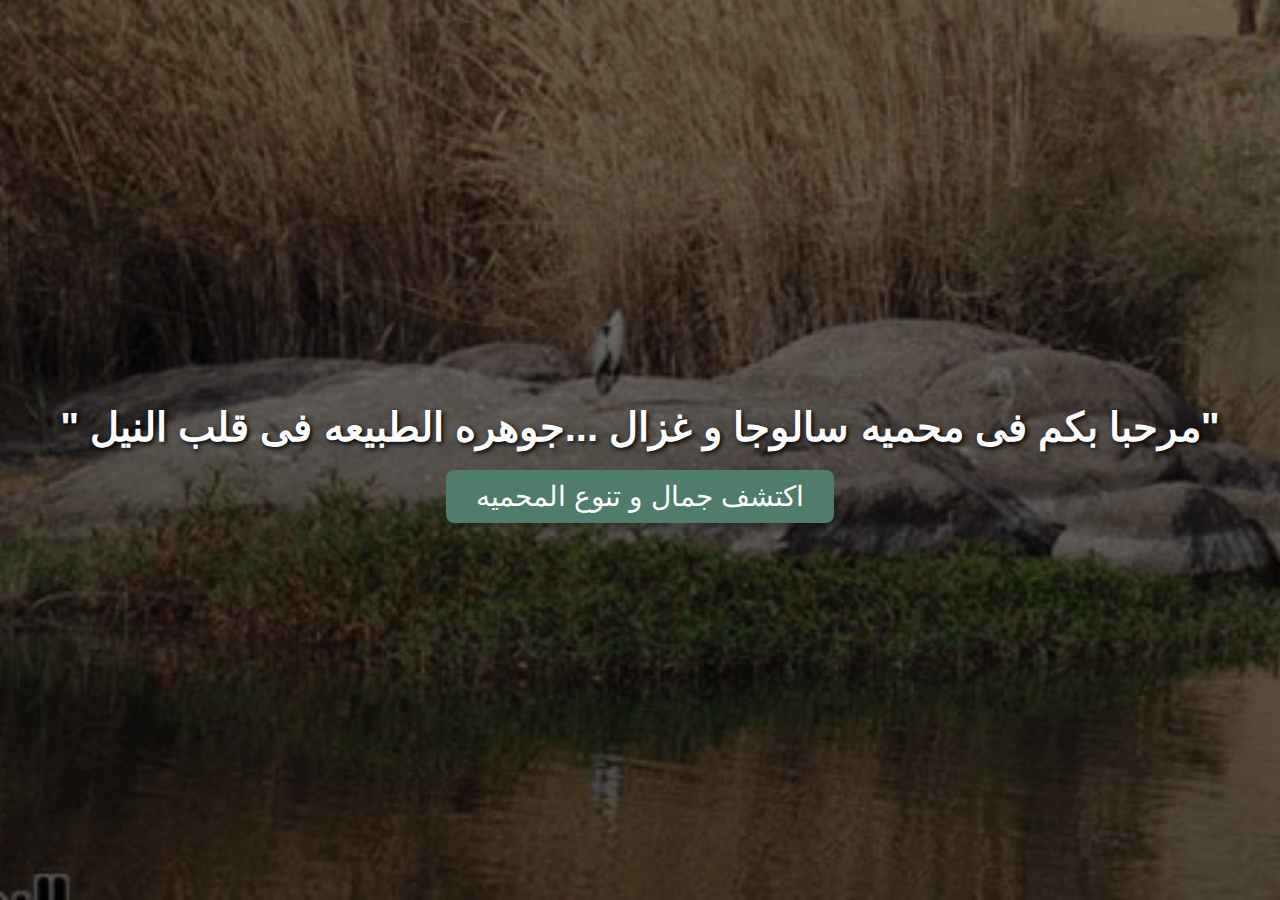
<file: index.html>
<!DOCTYPE html>
<html lang="ar" dir="rtl">
<head>
    <meta charset="UTF-8">
    <meta name="viewport" content="width=device-width, initial-scale=1.0">
    <title>محميه سالوجا و غزال</title>
    <link rel="stylesheet" href="home.css">
</head>
<body>
    <h1>"مرحبا بكم فى محميه سالوجا و غزال ...جوهره الطبيعه فى قلب النيل "</h1>
    <a href="about.html"><button>اكتشف جمال و تنوع المحميه</button></a>
</body>
</html>
</file>
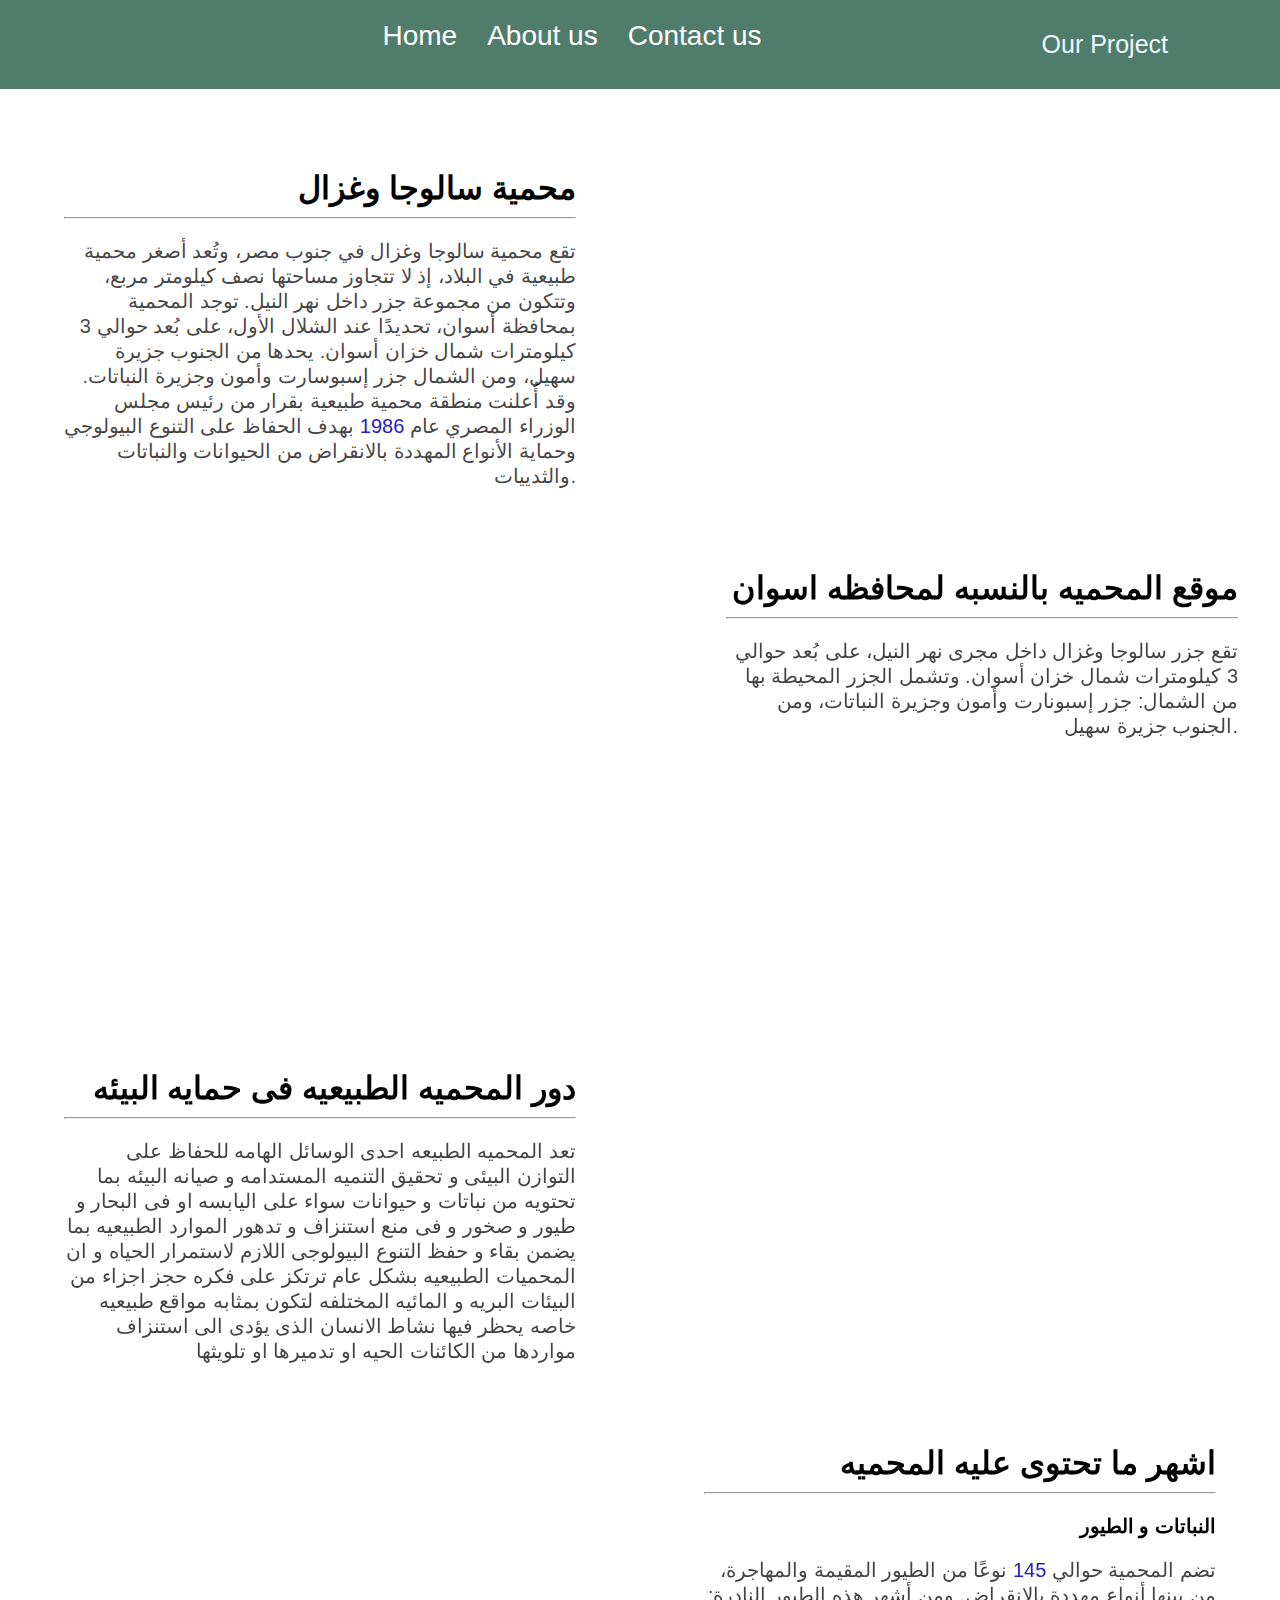
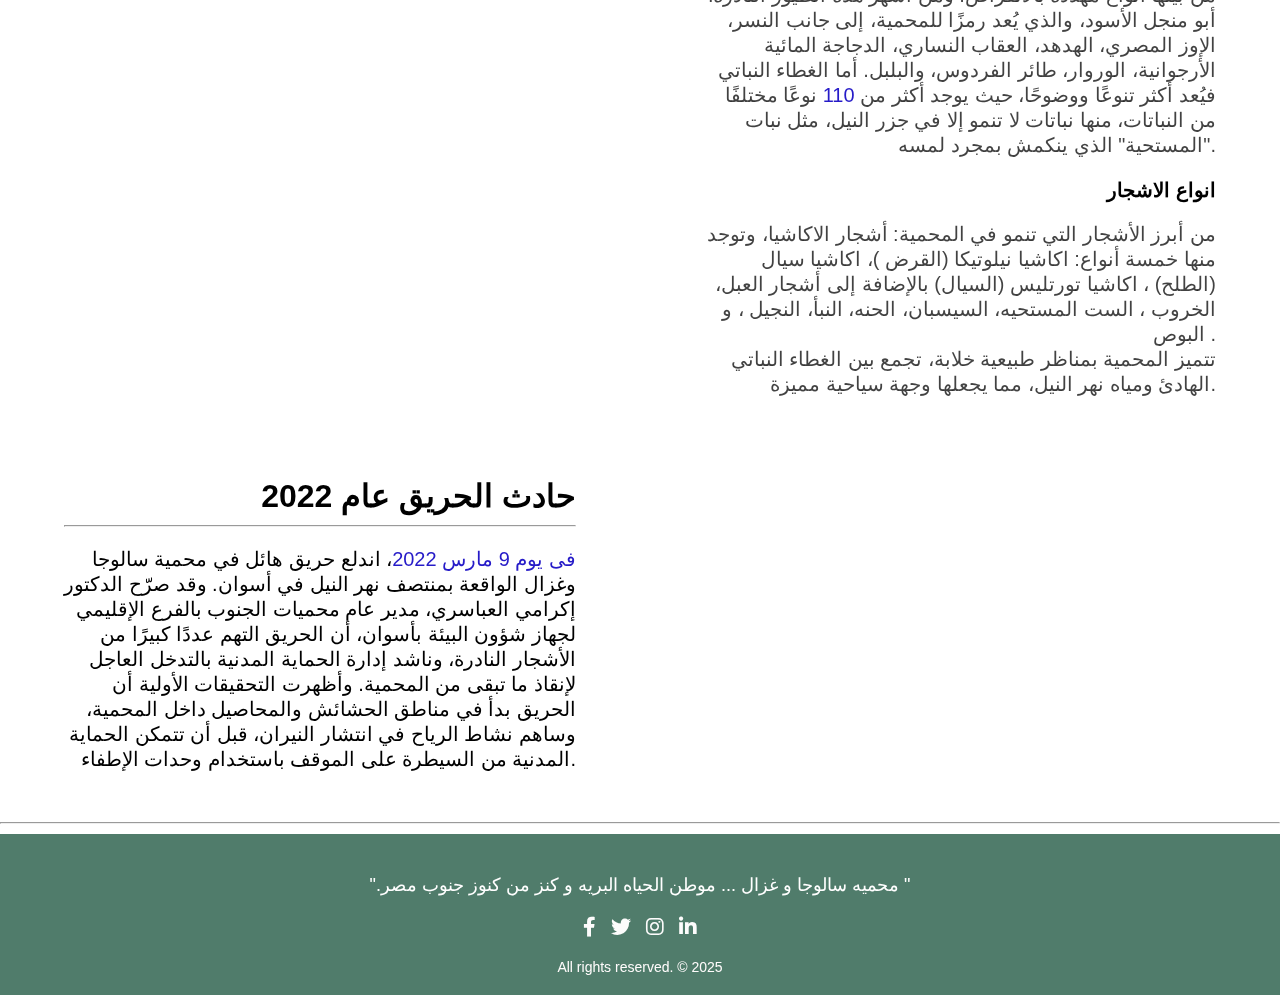
<file: about.html>
<!DOCTYPE html>
<html lang="en">

<head>
  <meta charset="UTF-8">
  <meta name="viewport" content="width=device-width, initial-scale=1.0">
  <title>Document</title>
  <link rel="stylesheet" href="about.css">
  <link rel="stylesheet" href="https://cdnjs.cloudflare.com/ajax/libs/font-awesome/6.0.0-beta3/css/all.min.css">
</head>

<body>
  <header>
    <nav class="navbar">
      <ul class="nav-links">
        <li><a href="index.html">Home</a></li>
        <li><a href="about.html">About us</a></li>
        <li><a href="contact.html">Contact us</a></li>
      </ul>
      <button><a href="start.html">Our Project</a></button>
    </nav>
  </header>

  <div class="sec_1">
    <div class="text">
      <h1>محمية سالوجا وغزال</h1>
      <hr>
      <p> تقع محمية سالوجا وغزال في جنوب مصر، وتُعد أصغر محمية طبيعية في البلاد، إذ لا تتجاوز مساحتها نصف كيلومتر مربع،
        وتتكون من مجموعة جزر داخل نهر النيل.

        توجد المحمية بمحافظة أسوان، تحديدًا عند الشلال الأول، على بُعد حوالي 3 كيلومترات شمال خزان أسوان. يحدها من
        الجنوب جزيرة سهيل، ومن الشمال جزر إسبوسارت وأمون وجزيرة النباتات.

        وقد أُعلنت منطقة محمية طبيعية بقرار من رئيس مجلس الوزراء المصري عام <span style="color: #261bc8;">1986</span>
        بهدف الحفاظ على التنوع البيولوجي
        وحماية الأنواع المهددة بالانقراض من الحيوانات والنباتات والثدييات.</p>
    </div>
    <div class="img">
      <img src="1280px-Saloga&ghazal4.jpg">
    </div>
  </div>
  <div class="sec_2">
    <iframe
      src="https://www.google.com/maps/embed?pb=!1m18!1m12!1m3!1d10303.453294450741!2d32.87948435283234!3d24.072612657649447!2m3!1f0!2f0!3f0!3m2!1i1024!2i768!4f13.1!3m3!1m2!1s0x14366310f69deefd%3A0x47e0e853e52dc56a!2z2YXYrdmF2YrYqSDYs9in2YTZiNis2Kcg2YjYutiy2KfZhA!5e0!3m2!1sar!2seg!4v1745674540335!5m2!1sar!2seg"
      width="600" height="450" style="border:0;" allowfullscreen="" loading="lazy"
      referrerpolicy="no-referrer-when-downgrade"></iframe>
    <div class="text">
      <h1>موقع المحميه بالنسبه لمحافظه اسوان</h1>
      <hr>
      <p>
        تقع جزر سالوجا وغزال داخل مجرى نهر النيل، على بُعد حوالي 3 كيلومترات شمال خزان أسوان. وتشمل الجزر المحيطة بها من
        الشمال: جزر إسبونارت وأمون وجزيرة النباتات، ومن الجنوب جزيرة سهيل.
      </p>
    </div>
  </div>
  <div class="sec_1">
    <div class="text">
      <h1>دور المحميه الطبيعيه فى حمايه البيئه</h1>
      <hr>
      <p> تعد المحميه الطبيعه احدى الوسائل الهامه للحفاظ على التوازن البيئى و تحقيق التنميه المستدامه و صيانه البيئه بما
        تحتويه من نباتات و حيوانات سواء على اليابسه او فى البحار و طيور و صخور و فى منع استنزاف و تدهور الموارد الطبيعيه
        بما يضمن بقاء و حفظ التنوع البيولوجى اللازم لاستمرار الحياه و ان المحميات الطبيعيه بشكل عام ترتكز على فكره حجز
        اجزاء من البيئات البريه و المائيه المختلفه لتكون بمثابه مواقع طبيعيه خاصه يحظر فيها نشاط الانسان الذى يؤدى الى
        استنزاف مواردها من الكائنات الحيه او تدميرها او تلويثها</p>
    </div>
    <div class="img">
      <img src="Saluga_and_ghazal.jpg">
    </div>
  </div>
  <div class="sec_3">
    <div class="img">
      <img src="Pseudibis_papillosa.jpg">
      <img src="1024px-Acacia_greggii_thorns.jpg">
    </div>
    <div class="text">
      <h1>اشهر ما تحتوى عليه المحميه </h1>
      <hr>
      <h3>النباتات و الطيور </h3>
      <p>تضم المحمية حوالي <span style="color: #261bc8;">145</span> نوعًا من الطيور المقيمة والمهاجرة، من بينها أنواع
        مهددة بالانقراض. ومن أشهر هذه الطيور
        النادرة: أبو منجل الأسود، والذي يُعد رمزًا للمحمية، إلى جانب النسر، الإوز المصري، الهدهد، العقاب النساري،
        الدجاجة المائية الأرجوانية، الوروار، طائر الفردوس، والبلبل.

        أما الغطاء النباتي فيُعد أكثر تنوعًا ووضوحًا، حيث يوجد أكثر من <span style="color: #261bc8;">110</span> نوعًا
        مختلفًا من النباتات، منها نباتات لا
        تنمو إلا في جزر النيل، مثل نبات "المستحية" الذي ينكمش بمجرد لمسه.</p>
      <h3>انواع الاشجار</h3>
      <p>من أبرز الأشجار التي تنمو في المحمية: أشجار الاكاشيا، وتوجد منها خمسة أنواع: اكاشيا نيلوتيكا (القرض )، اكاشيا
        سيال (الطلح) ، اكاشيا تورتليس (السيال) بالإضافة إلى أشجار العبل، الخروب ،
        الست المستحيه، السيسبان، الحنه، النبأ، النجيل ، و البوص .
        <br>
        تتميز المحمية بمناظر طبيعية خلابة، تجمع بين الغطاء النباتي الهادئ ومياه نهر النيل، مما يجعلها وجهة سياحية مميزة.

      </p>
    </div>
  </div>
  <div class="sec_4">
    <div class="text">
      <h1>حادث الحريق عام 2022</h1>
      <hr>
      <p><span style="color: #261bc8;">فى يوم 9 مارس 2022</span>، اندلع حريق هائل في محمية سالوجا وغزال الواقعة بمنتصف
        نهر النيل في أسوان.

        وقد صرّح الدكتور إكرامي العباسري، مدير عام محميات الجنوب بالفرع الإقليمي لجهاز شؤون البيئة بأسوان، أن الحريق
        التهم عددًا كبيرًا من الأشجار النادرة، وناشد إدارة الحماية المدنية بالتدخل العاجل لإنقاذ ما تبقى من المحمية.

        وأظهرت التحقيقات الأولية أن الحريق بدأ في مناطق الحشائش والمحاصيل داخل المحمية، وساهم نشاط الرياح في انتشار
        النيران، قبل أن تتمكن الحماية المدنية من السيطرة على الموقف باستخدام وحدات الإطفاء.</p>
    </div>
    <div class="img">
      <img src="حريق_هائل_بمحمية_سالوجا_وغزال_في_أسوان.jpeg">
      <img src="حريق_هائل_بمحمية_سالوجا_وغزال_في_أسوان1.jpg">
    </div>
  </div>
  <hr>
  <footer class="footer">
    <div class="footer-content">
      <p style="font-size: 18px;">".محميه سالوجا و غزال ... موطن الحياه البريه و كنز من كنوز جنوب مصر  "</p>
      <ul class="socials">
        <li><a href="#"><i class="fab fa-facebook-f"></i></a></li>
        <li><a href="#"><i class="fab fa-twitter"></i></a></li>
        <li><a href="#"><i class="fab fa-instagram"></i></a></li>
        <li><a href="#"><i class="fab fa-linkedin-in"></i></a></li>
      </ul>
    </div>
    <div class="footer-bottom">
      <p> All rights reserved. © 2025</p>
    </div>
  </footer>

</body>

</html>
</file>
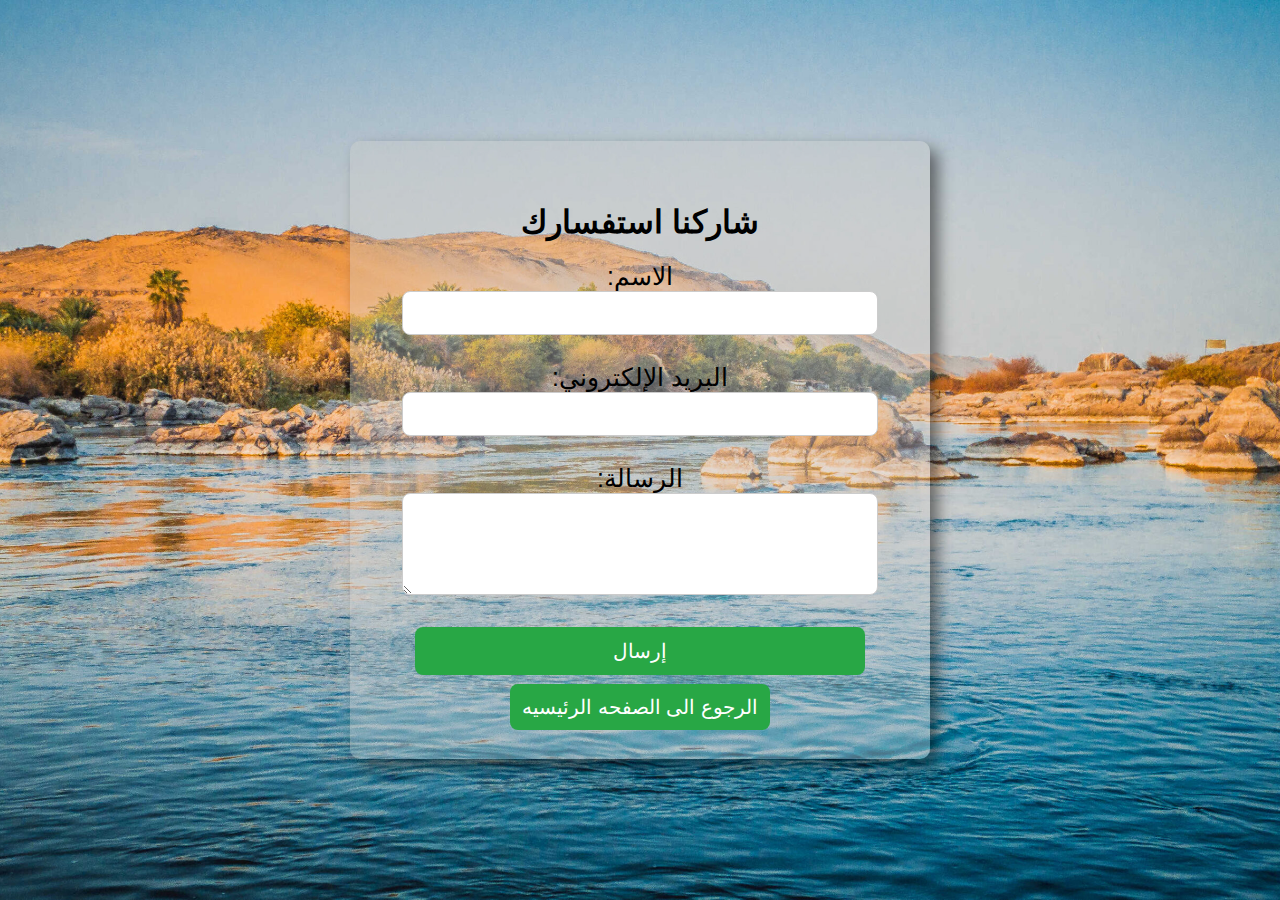
<file: contact.html>
<!DOCTYPE html>
<html lang="ar">
<head>
    <meta charset="UTF-8">
    <meta name="viewport" content="width=device-width, initial-scale=1.0">
    <title>نموذج الاتصال</title>
    <link rel="stylesheet" href="contact.css">
</head>
<body>
    <div id="form-container">
        <h1>شاركنا استفسارك</h1>
        <form id="contact-form">
            <label for="name">الاسم:</label>
            <input type="text" id="name" name="name" required  ><br><br>
            
            <label for="email">البريد الإلكتروني:</label>
            <input type="email" id="email" name="email" required><br><br>
            
            <label for="message">الرسالة:</label><br>
            <textarea id="message" name="message" rows="4" required></textarea><br><br>
            
            <button type="submit" id="submit-btn">إرسال</button>
            <a href="index.html">الرجوع الى الصفحه الرئيسيه</a>
        </form>
    </div>

    <div id="thank-you-message" style="display:none;">
        <h2>شكراً على تواصلك معنا!</h2>
        <button id="back-btn">الرجوع</button>
    </div>

    <script src="script2.js"></script>
</body>
</html>
</file>
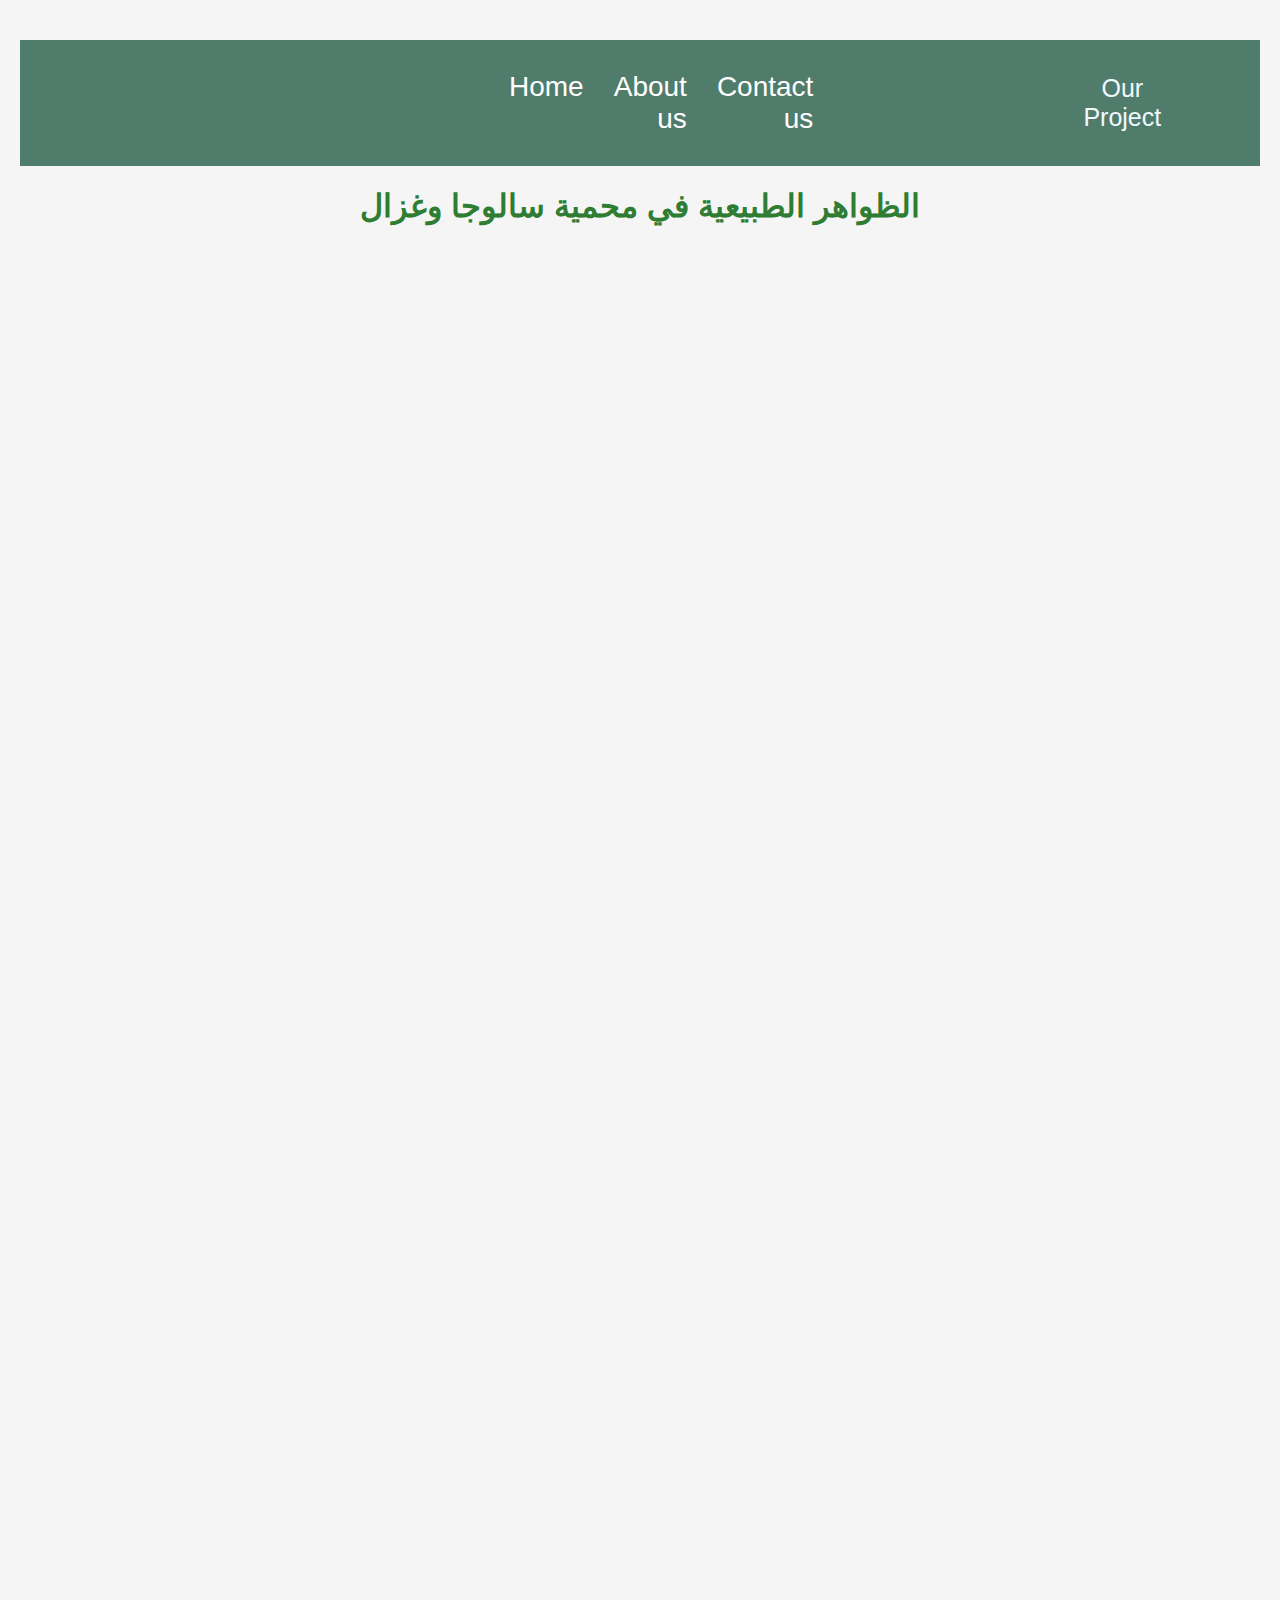
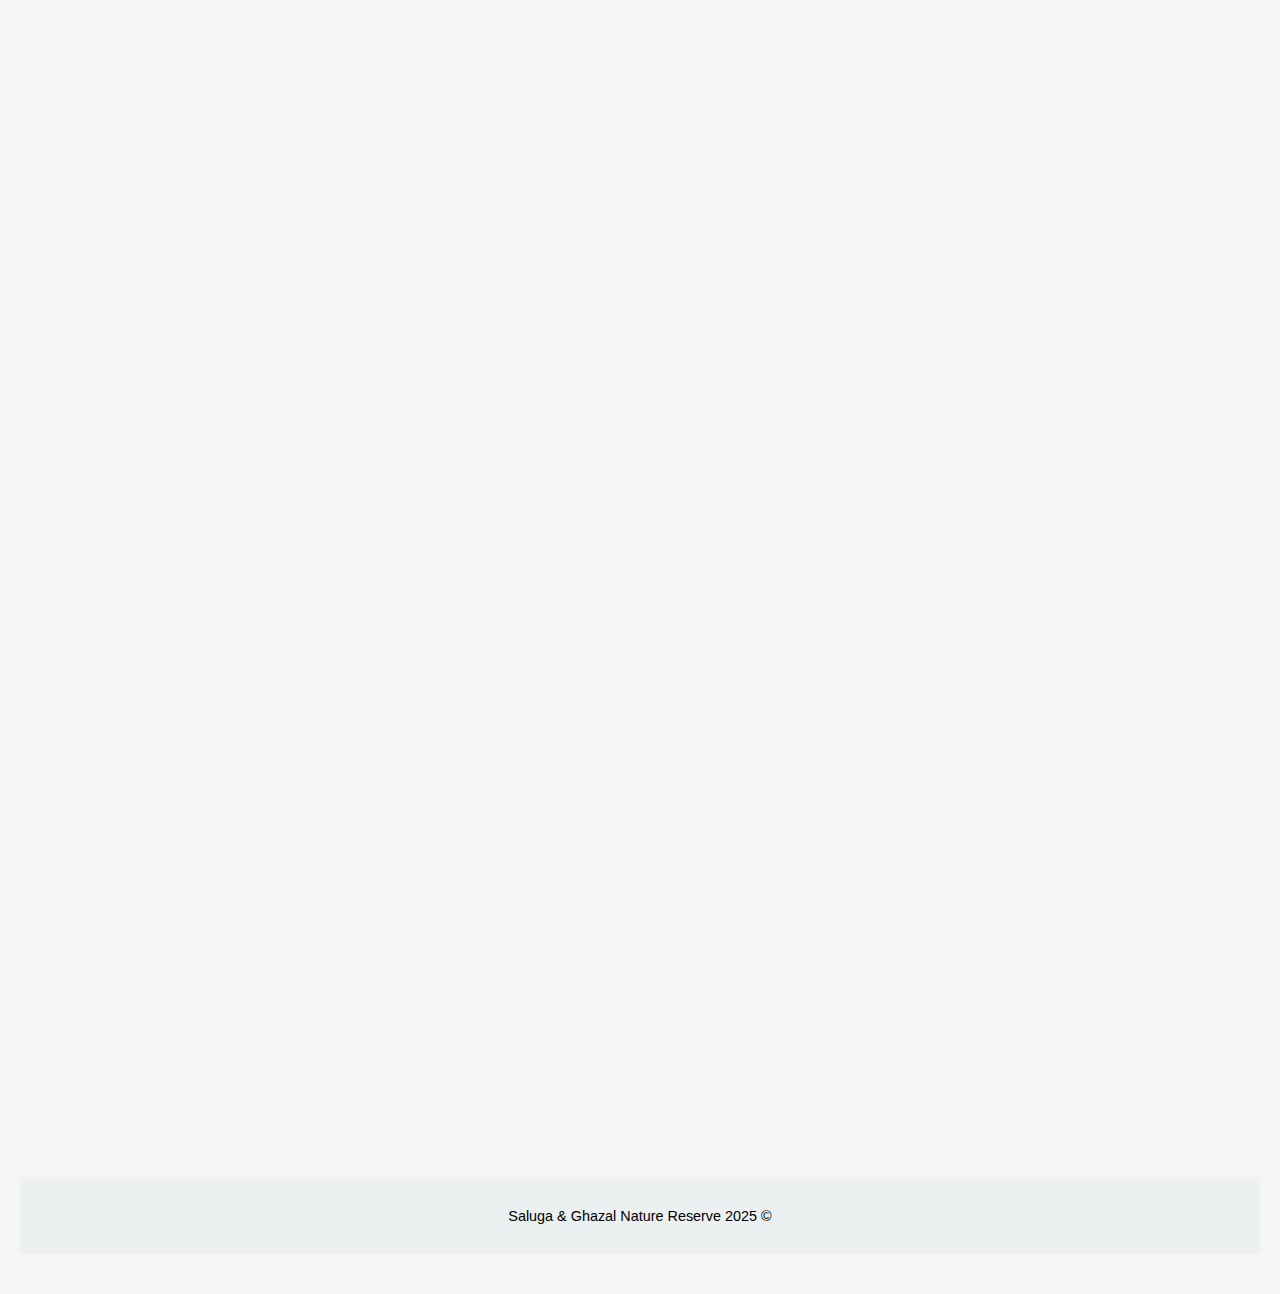
<file: phnom.html>
<!DOCTYPE html>
<html lang="ar">

<head>
  <meta charset="UTF-8" />
  <meta name="viewport" content="width=device-width, initial-scale=1.0" />
  <title>الظواهر الطبيعية في المحمية</title>
  <link href="https://fonts.googleapis.com/css2?family=Cairo:wght@400;700&display=swap" rel="stylesheet">
  <link rel="stylesheet" href="phnom.css" />
</head>

<body>


  <!-- <header>
    <nav class="navbar">
      <button><a href="start.html">Start Your Tour</a></button>
      <ul class="nav-links">
        <li><a href="index.html">Home</a></li>
        <li><a href="about.html">About us</a></li>
        <li><a href="contact.html">Contact us</a></li>
        <li><a href="#">Our project</a></li>
      </ul>
       <button><a href="start.html">Start Your Tour</a></button> -->
  <!-- </nav> -->
  <!-- </header> -->

  <header>
    <nav class="navbar">
      <button><a href="start.html">Our Project</a></button>
      <ul class="nav-links">
        <li><a href="contact.html">Contact us</a></li>
        <li><a href="about.html">About us</a></li>
        <li><a href="index.html">Home</a></li>
      </ul>
    </nav>
  </header>



  <h1>الظواهر الطبيعية في محمية سالوجا وغزال</h1>

  <div class="cards-container">
    <div class="card">
      <img src="image/ظاهره عدم التوافق.jpg" alt="">
      <div class="card-content">
        <h2>ظاهره عدم التوافق</h2>
        <p>تُعرف ظاهرة عدم التوافق الصخري بأنها انقطاع أو خلل في تسلسل الطبقات الجيولوجية، حيث تظهر طبقات من الصخور غير
          متجانسة في العمر أو التكوين فوق بعضها البعض، مثل وجود صخر ناري قديم تعلوه طبقات من الصخور الرسوبية الأحدث.
          ويُعد هذا النوع من التراكيب دليلاً على فترات زمنية حدث فيها توقف في الترسيب أو تعرضت خلالها الطبقات السفلية
          لعوامل تعرية قبل ترسيب الطبقات العليا.
          تُرصد هذه الظاهرة في بعض المواقع داخل محمية سالوجا وغزال، ما يعكس التاريخ الجيولوجي المعقد للمنطقة، ويساهم في
          فهم تطورها الطبيعي عبر العصور. ويُعد وجود مثل هذه التراكيب من العناصر الهامة التي تعزز القيمة العلمية والبحثية
          للمحمية، وتفتح المجال لدراسات تفصيلية باستخدام تقنيات الاستشعار عن بعد ونظم المعلومات الجغرافية.</p>
      </div>
    </div>

    <div class="card">
      <img src="image/ظاهره الورنيش النهري.jpg" alt="">
      <div class="card-content">
        <h2>الورنيش النهري</h2>
        <p>يُعد الورنيش النهري من الظواهر السطحية المميزة في البيئات الجافة وشبه الجافة، ويظهر على شكل طبقة رقيقة داكنة
          اللون تغطي أسطح الصخور المكشوفة، خاصة تلك الموجودة في مجرى نهر النيل أو بالقرب منه. تتكون هذه الطبقة نتيجة
          لتراكم أكاسيد المنغنيز والحديد والعناصر الدقيقة الأخرى، بفعل التفاعل بين المياه والهواء والعوامل المناخية على
          مدى فترات زمنية طويلة.
          تُلاحظ هذه الظاهرة بوضوح في بعض مناطق محمية سالوجا وغزال، حيث تضفي على الصخور مظهرًا مميزًا يساعد في تتبع
          العمليات الجيومورفولوجية والتغيرات البيئية التي مرت بها المنطقة. كما يُعَدّ الورنيش النهري مؤشرًا هامًا في
          الدراسات الجيولوجية والمناخية، ويُستخدم أحيانًا في تحديد أعمار الأسطح الصخرية أو فهم تاريخ
          التعرض البيئي للصخور.</p>
      </div>
    </div>

    <div class="card">
      <img src="image/يوم هجره الطيور.jpg" alt="">
      <div class="card-content">
        <h2>هجره الطيور</h2>
        <p>تُعد هجرة الطيور من الظواهر البيئية البارزة التي تشهدها محمية سالوجا وغزال، حيث تمثل المحمية محطة عبور
          واستراحة هامة للعديد من أنواع الطيور المهاجرة التي تعبر مصر خلال رحلاتها الموسمية بين أوروبا وأفريقيا.
          تحدث هذه الهجرات نتيجة لتغيرات مناخية وبيئية، مثل انخفاض درجات الحرارة أو نقص الغذاء في موطنها الأصلي، مما
          يدفعها إلى الانتقال لمسافات طويلة بحثًا عن بيئات أكثر ملاءمة للبقاء والتكاثر. وتتميز محمية سالوجا وغزال بتنوع
          بيئي وجغرافي يجعلها موئلًا جاذبًا لهذه الطيور، لما توفره من مياه، نباتات، ومناطق هادئة بعيدة عن النشاط البشري
          الكثيف.
          تُعتبر هجرة الطيور ظاهرة حيوية تعكس التوازن البيئي، كما تمثل عنصرًا مهمًا في الدراسات البيئية والجهود المتعلقة
          بالحفاظ على التنوع البيولوجي داخل المحمية.</p>
      </div>
    </div>

    <div class="card">
      <img src="image/ظاهره اعشاش السمك.jpg" alt="">
      <div class="card-content">
        <h2>اعشاش السمك</h2>
        <p>تُعد أعشاش السمك من الظواهر البيئية المميزة التي تُرصد في المناطق النهرية الهادئة داخل محمية سالوجا وغزال،
          حيث تقوم بعض أنواع الأسماك بحفر حفر دائرية أو بيضاوية في قاع النهر باستخدام حركتها، بهدف وضع البيض فيها
          وحمايته حتى يفقس.
          تُظهر هذه الأعشاش سلوكًا غريزيًا يعكس التكيّف البيئي للأسماك مع الظروف المحيطة، وتدل على نقاء المياه وملاءمة
          البيئة المائية للتكاثر. كما تمثل مؤشرًا حيويًا يُستخدم في تقييم جودة النظام البيئي النهري داخل المحمية.
          ويُلاحظ انتشار هذه الأعشاش في مناطق معينة من المحمية، خاصةً في الأجزاء الضحلة ذات القاع الرملي أو الطيني، مما
          يساهم في تعزيز التنوع البيولوجي والحفاظ على التوازن الطبيعي في البيئة المائية.</p>
      </div>
    </div>

    <div class="card">
      <img src="image/حمام السباحه.jpg" alt="">
      <div class="card-content">
        <h2>حمام السباحه</h2>
        <p>تُعد ظاهرة تكون المسطحات المائية المؤقتة من الظواهر الطبيعية الملفتة التي تحدث داخل محمية سالوجا وغزال نتيجة
          لتغير منسوب مياه نهر النيل. فعندما يرتفع منسوب المياه، تتجمع كميات من المياه في بعض المنخفضات والتجاويف
          الطبيعية داخل المحمية، مكونة ما يشبه "حمام سباحة طبيعي"، يظهر بشكل واضح في المواسم التي يزيد فيها منسوب النهر،
          مثل فترة الفيضان أو الأمطار.
          ومع انخفاض منسوب المياه خلال الفترات الجافة، تبدأ هذه المسطحات المؤقتة في الجفاف تدريجيًا حتى تختفي تمامًا،
          مما يكشف عن طبيعة الأرض تحتها.
          تعكس هذه الظاهرة ديناميكية النظام البيئي في المحمية، وتُعد موطنًا مؤقتًا لبعض الكائنات الحية مثل الطيور أو
          البرمائيات، وتساهم في تعزيز التنوع البيولوجي المؤقت في تلك المناطق خلال فترة وجود المياه.</p>
      </div>
    </div>
  </div>

  <footer>
    <p>&copy; 2025 Saluga & Ghazal Nature Reserve</p>
  </footer>

</body>

</html>
</file>
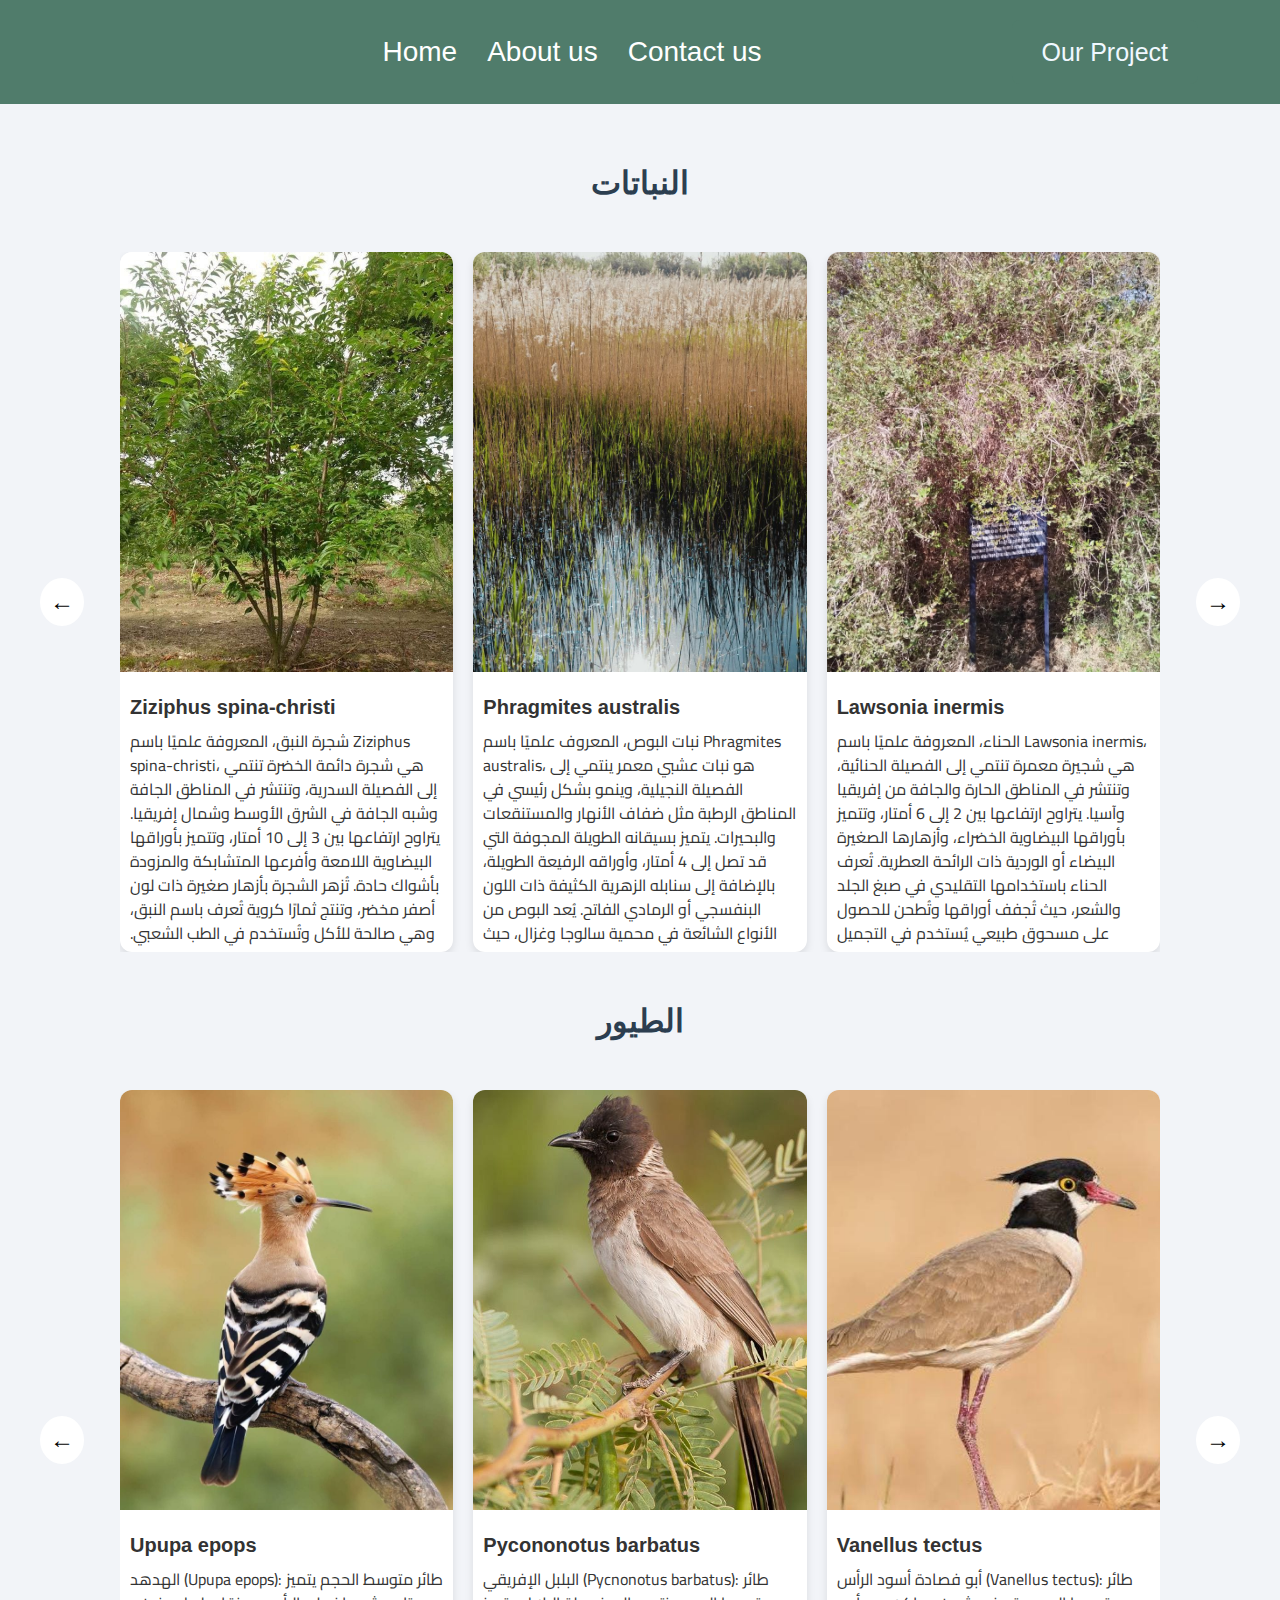
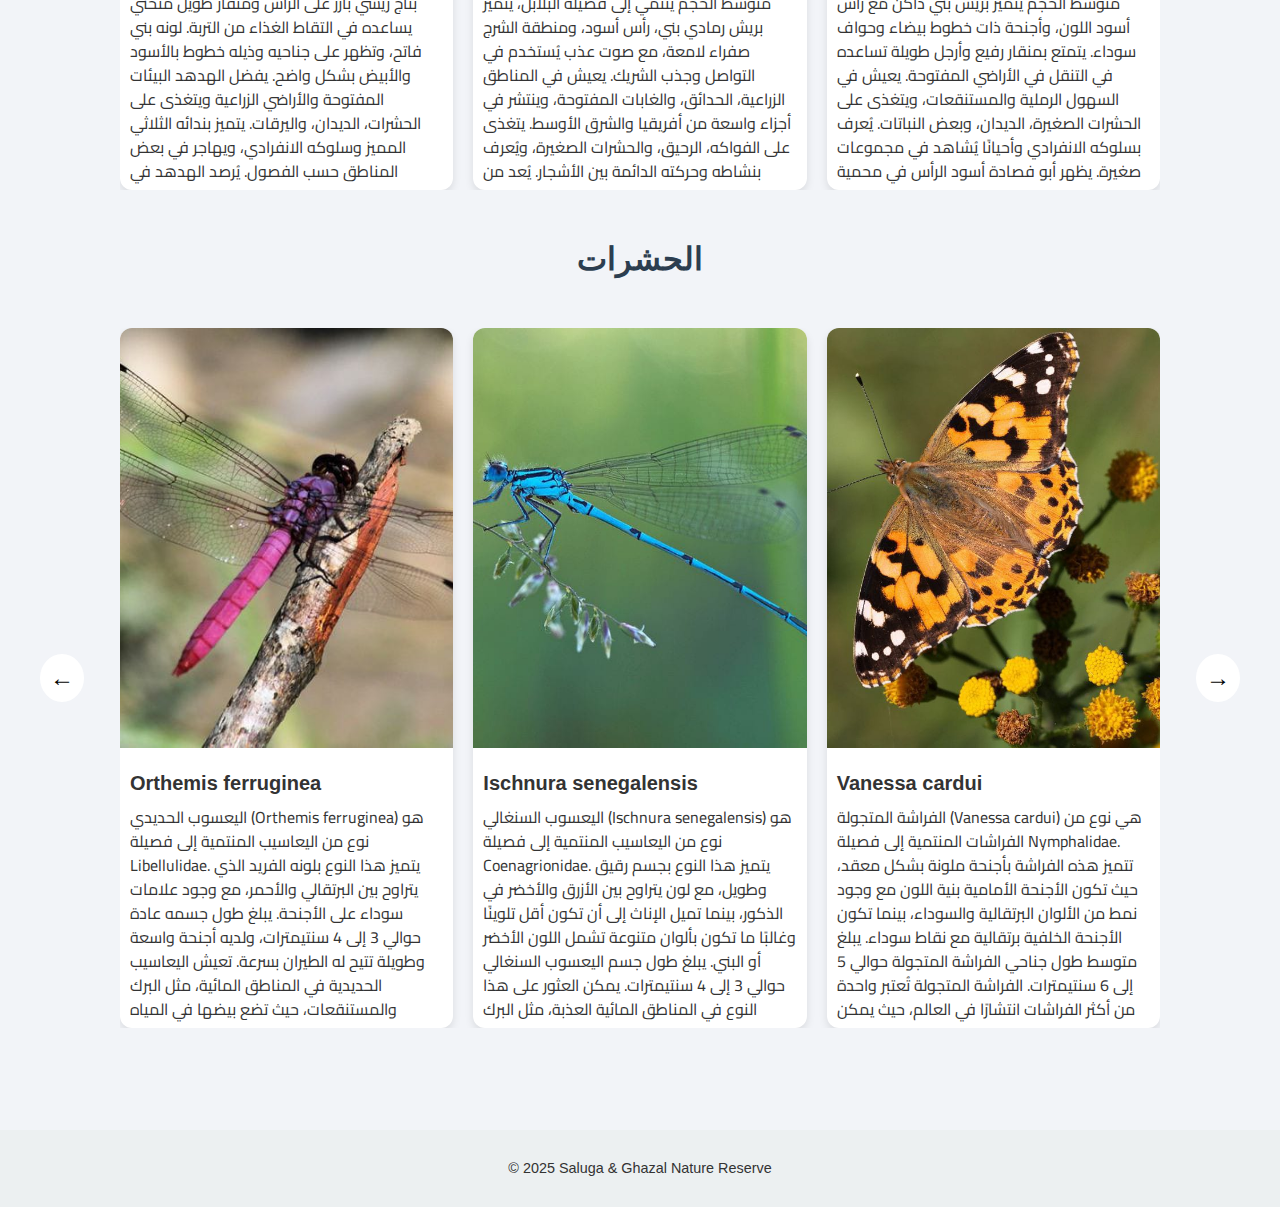
<file: plants.html>
<!DOCTYPE html>
<html lang="en">

<head>
  <meta charset="UTF-8">
  <meta name="viewport" content="width=device-width, initial-scale=1.0">
  <title>Document</title>
  <link href="https://fonts.googleapis.com/css2?family=Cairo&display=swap" rel="stylesheet">
  <link rel="stylesheet" href="plants.css">
  <script src="plants.js"></script>
</head>

<body>
  <!-- <header>
    <nav class="navbar">
      <ul class="nav-links">
        <li><a href="index.html">Home</a></li>
        <li><a href="about.html">About us</a></li>
        <li><a href="contact.html">Contact us</a></li>
        <li><a href="#">Our project</a></li>
      </ul>
      <button><a href="start.html">Start Your Tour</a></button>
    </nav>
  </header> -->
 
   <header>
    <nav class="navbar">
      <ul class="nav-links">
        <li><a href="index.html">Home</a></li>
        <li><a href="about.html">About us</a></li>
        <li><a href="contact.html">Contact us</a></li>
      </ul>
      <button><a href="start.html">Our Project</a></button>
    </nav>
  </header>
  <main>

    <div class="cards-section">
      <h2 class="section-title">النباتات</h2>

      <div class="cards-wrapper">
        <button class="scroll-btn left">&#8592;</button>

        <div class="cards-container">

          <div class="card"><img src="image/tree ziziphus.jpg" alt=""
              class="card-image">
            <div class="card-content">
              <h3>Ziziphus spina-christi</h3>
              <p>شجرة النبق، المعروفة علميًا باسم Ziziphus spina-christi، هي شجرة دائمة الخضرة تنتمي إلى الفصيلة
                السدرية، وتنتشر في المناطق الجافة وشبه الجافة في الشرق الأوسط وشمال إفريقيا. يتراوح ارتفاعها بين 3 إلى
                10 أمتار، وتتميز بأوراقها البيضاوية اللامعة وأفرعها المتشابكة والمزودة بأشواك حادة. تُزهر الشجرة بأزهار
                صغيرة ذات لون أصفر مخضر، وتنتج ثمارًا كروية تُعرف باسم النبق، وهي صالحة للأكل وتُستخدم في الطب الشعبي.
                تُعد شجرة النبق من الأنواع الهامة بيئيًا لما توفره من ظل وغذاء، كما تُستخدم أجزاؤها في الصناعات
                التقليدية والعلاجية.</p>
            </div>
          </div>
          <div class="card"><img src="image/tree phragmites.jpg" alt=""
              class="card-image">
            <div class="card-content">
              <h3>Phragmites australis</h3>
              <p>نبات البوص، المعروف علميًا باسم Phragmites australis، هو نبات عشبي معمر ينتمي إلى الفصيلة النجيلية،
                وينمو بشكل رئيسي في المناطق الرطبة مثل ضفاف الأنهار والمستنقعات والبحيرات. يتميز بسيقانه الطويلة المجوفة
                التي قد تصل إلى 4 أمتار، وأوراقه الرفيعة الطويلة، بالإضافة إلى سنابله الزهرية الكثيفة ذات اللون البنفسجي
                أو الرمادي الفاتح. يُعد البوص من الأنواع الشائعة في محمية سالوجا وغزال، حيث ينمو بكثافة في المناطق
                المحيطة بالمياه. وهو نبات موسمي غير دائم، يظهر خلال فترات معينة من السنة اعتمادًا على مستوى المياه. يؤدي
                البوص دورًا بيئيًا مهمًا، إذ يساهم في تثبيت التربة، وتنقية المياه، وتوفير مأوى طبيعي للعديد من الكائنات
                الحية، خاصة الطيور والحشرات. وعلى الرغم من فوائده البيئية، قد يصبح غازيًا إذا لم تتم إدارته بشكل
                مناسب في بعض البيئات.</p>
            </div>
          </div>
          <div class="card"><img src="image/الحنه.jpg" alt=""
              class="card-image">
            <div class="card-content">
              <h3>Lawsonia inermis</h3>
              <p>الحناء، المعروفة علميًا باسم Lawsonia inermis، هي شجيرة معمرة تنتمي إلى الفصيلة الحنائية، وتنتشر في
                المناطق الحارة والجافة من إفريقيا وآسيا. يتراوح ارتفاعها بين 2 إلى 6 أمتار، وتتميز بأوراقها البيضاوية
                الخضراء، وأزهارها الصغيرة البيضاء أو الوردية ذات الرائحة العطرية. تُعرف الحناء باستخدامها التقليدي في
                صبغ الجلد والشعر، حيث تُجفف أوراقها وتُطحن للحصول على مسحوق طبيعي يُستخدم في التجميل والممارسات
                الثقافية. إلى جانب استخدامها التجميلي، تدخل الحناء في بعض الوصفات الطبية الشعبية لعلاج التهابات الجلد
                والجروح. وتنمو الحناء جيدًا في التربة الرملية وتتحمل درجات الحرارة العالية، مما يجعلها مناسبة للزراعة في
                البيئات الصحراوية.</p>
            </div>
          </div>
          <div class="card"><img src="image/السيسبان.jpg" alt=""
              class="card-image">
            <div class="card-content">
              <h3>Sesbania sesban</h3>
              <p>السيسبان، المعروف علميًا باسم Sesbania sesban، هو نبات شجيري سريع النمو ينتمي إلى الفصيلة البقولية،
                وينتشر في المناطق الاستوائية وشبه الجافة، خاصة على ضفاف الأنهار والمناطق الزراعية. يتراوح ارتفاعه بين
                1.5 إلى 7 أمتار، ويتميز بأوراقه المركبة ولونه الأخضر الفاتح، إضافة إلى أزهاره الصفراء الجذابة. يُستخدم
                السيسبان في تحسين خصوبة التربة نظرًا لقدرته على تثبيت النيتروجين، كما يُعد مصدرًا مهمًا للعلف الأخضر
                ويُستخدم كسماد أخضر في الزراعة. يُسهم أيضًا في مقاومة تعرية التربة ويُزرع أحيانًا كنبات حاجز أو ضمن
                برامج التشجير البيئي في المناطق الجافة.</p>
            </div>
          </div>
          <div class="card"><img src="image/المستحيه.jpg" alt=""
              class="card-image">
            <div class="card-content">
              <h3>Mimosa pigra</h3>
              <p>الست المستحية، المعروفة علميًا باسم Mimosa pigra، هي شجيرة سريعة النمو تنتمي إلى الفصيلة البقولية،
                وتنتشر في المناطق الرطبة والدافئة. تتميز بأوراقها المركبة الحساسة التي تنطوي على نفسها عند اللمس، وهي
                خاصية فريدة تميز هذا النبات. يبلغ ارتفاعها عادة من 1.5 إلى 4 أمتار، وتُنتج أزهارًا كروية صغيرة ذات لون
                وردي إلى بنفسجي. يُلاحظ وجود هذا النبات في محمية سالوجا وغزال، حيث ينمو في المناطق ذات الرطوبة العالية
                بالقرب من ضفاف النيل. وعلى الرغم من قيمته البيئية في تثبيت النيتروجين وتوفير مأوى للكائنات الصغيرة، إلا
                أنه يُعد من الأنواع الغازية التي قد تؤثر على التنوع البيولوجي المحلي إذا لم يتم التحكم في انتشاره.</p>
            </div>
          </div>
          <div class="card"><img src="image/الخروب.jpg" alt=""
              class="card-image">
            <div class="card-content">
              <h3>Faidherbia albida</h3>
              <p>شجرة الخروب، المعروفة علميًا باسم Faidherbia albida، هي شجرة متساقطة الأوراق تنتمي إلى الفصيلة
                البقولية، وتنتشر في المناطق الجافة وشبه الجافة من إفريقيا والشرق الأوسط. يبلغ ارتفاعها حوالي 10 إلى 25
                مترًا، وتتميز بأفرعها المنتشرة بشكل مظلي ولحائها الرمادي الفاتح. تُعد من الأشجار الفريدة لأنها تتساقط
                أوراقها في موسم الأمطار وتنمو مجددًا في موسم الجفاف، مما يسمح بزراعة المحاصيل تحتها دون منافسة على الضوء
                أو الماء. تُنتج الشجرة قرونًا لولبية الشكل تُستخدم كعلف للحيوانات، كما تُسهم في تحسين خصوبة التربة بفضل
                قدرتها على تثبيت النيتروجين. تنتشر شجرة الخروب في عدة مناطق جنوب مصر، وقد تم رصدها ضمن الغطاء النباتي في
                محمية سالوجا وغزال.</p>
            </div>
          </div>
          <div class="card"><img src="image/السيال.jpg" alt=""
              class="card-image">
            <div class="card-content">
              <h3>Acacia tortilis subs.raddiana</h3>
              <p>شجرة السيّال، المعروفة علميًا باسم Acacia tortilis subs.raddiana، هي شجرة صحراوية تنتمي إلى الفصيلة
                البقولية، وتعد من الأنواع السائدة في البيئات الجافة وشبه الجافة في شمال إفريقيا وشبه الجزيرة العربية.
                يبلغ ارتفاعها ما بين 4 إلى 10 أمتار، وتتميز بتاجها الواسع المظلي، وساقها الخشبي المقوس، وأفرعها المزودة
                بأشواك بيضاء حادة. أوراقها مركبة صغيرة، وتُنتج أزهارًا كروية صفراء، تليها قرون بنية تحتوي على البذور.
                تُعد شجرة السيّال من الأنواع المتحملة للحرارة والجفاف، وتلعب دورًا مهمًا في تثبيت التربة ومكافحة التصحر،
                كما توفر الغذاء والظل للحيوانات. تدخل في استخدامات محلية متعددة كوقود خشبي، وتستخدم أجزاؤها في الطب
                الشعبي. وقد تم تسجيل وجودها ضمن النباتات الطبيعية في محمية سالوجا وغزال بأسوان، حيث تُشكل جزءًا من
                النظام البيئي الصحراوي هناك.</p>
            </div>
          </div>
          <div class="card"><img src="image/الطلح.jpg" alt=""
              class="card-image">
            <div class="card-content">
              <h3>Acacia seyal</h3>
              <p>شجرة الطلح، المعروفة علميًا باسم Acacia seyal، هي شجرة شوكية تنتمي إلى الفصيلة البقولية، وتنتشر في
                المناطق الجافة وشبه الجافة من إفريقيا. يتراوح ارتفاعها بين 6 إلى 12 مترًا، وتتميز بساقها ذات اللحاء
                الأحمر المائل إلى البرتقالي، وأفرعها المزودة بأشواك طويلة مستقيمة. أوراقها صغيرة مركبة، وتُنتج أزهارًا
                صفراء كروية الشكل، تعقبها قرون رفيعة تحتوي على البذور. تُستخدم شجرة الطلح في إنتاج الصمغ العربي، وتلعب
                دورًا بيئيًا مهمًا في تثبيت التربة وتوفير مأوى وغذاء للحيوانات البرية. وقد تم رصد وجودها ضمن النباتات
                الطبيعية في محمية سالوجا وغزال، حيث تساهم في تنوع الغطاء النباتي بالمنطقة.</p>
            </div>
          </div>
          <div class="card"><img src="image/العبل.jpg" alt=""
              class="card-image">
            <div class="card-content">
              <h3>Tamarix nilotica</h3>
              <p>العبل، المعروف علميًا باسم Tamarix nilotica، هو نبات شجيري أو شجرة صغيرة تنتمي إلى الفصيلة الطرفاوية،
                وينتشر بشكل واسع في المناطق الصحراوية وعلى ضفاف الأنهار والبحيرات. يتميز بأفرعه الكثيفة وأوراقه الدقيقة
                الحرشفية، كما يُنتج أزهارًا صغيرة وردية اللون تتجمع في سنابل طويلة. يتحمل العبل درجات الملوحة العالية
                والتربة الفقيرة، مما يجعله مناسبًا لمقاومة التصحر وتثبيت الكثبان الرملية. كما يُستخدم في أعمال التشجير
                والحماية من الرياح. ويُعد من النباتات المتواجدة في محمية سالوجا وغزال، حيث يُسهم في استقرار النظام
                البيئي وتوفير بيئة مناسبة لبعض الكائنات البرية.</p>
            </div>
          </div>
        </div>

        <button class="scroll-btn right">&#8594;</button>
      </div>

    </div>


    <div class="cards-section">
      <h2 class="section-title">الطيور</h2>

      <div class="cards-wrapper">
        <button class="scroll-btn left">&#8592;</button>

        <div class="cards-container">

          <div class="card"><img src="image/الهدهد.jpg" alt="" class="card-image">
            <div class="card-content">
              <h3>Upupa epops</h3>
              <p>الهدهد (Upupa epops):
                طائر متوسط الحجم يتميز بتاج ريشي بارز على الرأس ومنقار طويل منحني يساعده في التقاط الغذاء من التربة.
                لونه بني فاتح، وتظهر على جناحيه وذيله خطوط بالأسود والأبيض بشكل واضح. يفضل الهدهد البيئات المفتوحة
                والأراضي الزراعية ويتغذى على الحشرات، الديدان، واليرقات. يتميز بندائه الثلاثي المميز وسلوكه الانفرادي،
                ويهاجر في بعض المناطق حسب الفصول. يُرصد الهدهد في محمية سالوجا وغزال خلال فترات معينة من السنة، خاصة في
                مواسم الهجرة، ولا يُعد من الطيور المقيمة بشكل دائم فيها.</p>
            </div>
          </div>
          <div class="card"><img src="image/البلبل الافريقي.jpg" alt="" class="card-image">
            <div class="card-content">
              <h3>Pycononotus barbatus </h3>
              <p>البلبل الإفريقي (Pycnonotus barbatus):
                طائر متوسط الحجم ينتمي إلى فصيلة البلابل، يتميز بريش رمادي بني، رأس أسود، ومنطقة الشرج صفراء لامعة، مع
                صوت عذب يُستخدم في التواصل وجذب الشريك. يعيش في المناطق الزراعية، الحدائق، والغابات المفتوحة، وينتشر في
                أجزاء واسعة من أفريقيا والشرق الأوسط.
                يتغذى على الفواكه، الرحيق، والحشرات الصغيرة، ويُعرف بنشاطه وحركته الدائمة بين الأشجار. يُعد من الطيور
                المقيمة في بعض المناطق، وقد يظهر في محمية سالوجا وغزال على مدار العام خاصة في الأوقات المعتدلة.
                يساهم البلبل في نشر البذور ويُعتبر من الطيور المفيدة بيئيًا، كما يتميز بسلوكه الاجتماعي وقدرته على
                التأقلم مع البيئات القريبة من البشر.</p>
            </div>
          </div>
          <div class="card"><img src="image/ابو فصاده اسود الراس.jpg" alt="" class="card-image">
            <div class="card-content">
              <h3>Vanellus tectus</h3>
              <p>أبو فصادة أسود الرأس (Vanellus tectus):
                طائر متوسط الحجم يتميز بريش بني داكن مع رأس أسود اللون، وأجنحة ذات خطوط بيضاء وحواف سوداء. يتمتع بمنقار
                رفيع وأرجل طويلة تساعده في التنقل في الأراضي المفتوحة. يعيش في السهول الرملية والمستنقعات، ويتغذى على
                الحشرات الصغيرة، الديدان، وبعض النباتات. يُعرف بسلوكه الانفرادي وأحيانًا يُشاهد في مجموعات صغيرة. يظهر
                أبو فصادة أسود الرأس في محمية سالوجا وغزال في فترات معينة من السنة، ويُعد من الطيور التي
                تتنقل وفقًا للمواسم.
              </p>
            </div>
          </div>
          <div class="card"><img src="image/ابو قردان بلشون البقر.jpg" alt="" class="card-image">
            <div class="card-content">
              <h3>Bubulcus ibis</h3>
              <p>أبو قردان (Bubulcus ibis):
                طائر متوسط الحجم من فصيلة البلشونات، يتميز بريشه الأبيض الناصع، مع منقار وأرجل صفراء، ويكتسب لونًا
                برتقاليًا على الرأس والصدر والظهر خلال موسم التزاوج. يعيش في المناطق الزراعية والمراعي المفتوحة، ويرتبط
                غالبًا بحركة الماشية حيث يتغذى على الحشرات والديدان التي تثيرها أثناء تنقلها، مما يجعله مفيدًا في مكافحة
                الآفات الزراعية. يتمتع بسلوك اجتماعي واضح، ويتكاثر في مستعمرات كبيرة، حيث يبني أعشاشه على الأشجار بالقرب
                من مصادر المياه. يُعتبر من الطيور المقيمة في محمية سالوجا وغزال، ويُشاهد فيها بانتظام على مدار العام.
              </p>
            </div>
          </div>
          <div class="card"><img src="image/البلشون الابيض الصغير.jpg" alt="" class="card-image">
            <div class="card-content">
              <h3>Egretta garzetta</h3>
              <p>البلشون الأبيض الصغير (Egretta garzetta):
                طائر نحيف وأنيق من فصيلة البلشونات، يتميز بريش أبيض نقي، منقار أسود مستقيم، وأرجل سوداء تنتهي بأصابع
                صفراء لامعة. يعيش في البيئات الرطبة مثل ضفاف الأنهار، البحيرات، والمستنقعات، حيث يتغذى على الأسماك
                الصغيرة، البرمائيات، الحشرات، والقشريات، مستخدمًا حركته السريعة ومنقاره الحاد لصيد الفريسة. يُعرف بحركته
                الرشيقة أثناء المشي في المياه الضحلة وبأسلوب صيده النشط. يبني أعشاشه في مستعمرات على الأشجار أو بين
                القصب قرب المسطحات المائية. يُرصد البلشون الأبيض الصغير في محمية سالوجا وغزال خلال أوقات متعددة من
                السنة، ويُعد من الطيور شبه المقيمة في المنطقة.</p>
            </div>
          </div>
          <div class="card"><img src="image/الغراب النوحي 2.jpg" alt="" class="card-image">
            <div class="card-content">
              <h3>Corvus ruficollis</h3>
              <p>الغراب النوحي (Corvus ruficollis):
                طائر كبير الحجم من فصيلة الغربان، يتميز بلونه الأسود الداكن مع رقبة بنية أو رمادية مائلة للحمرة، ومنقار
                سميك قوي ومنحني قليلًا. يعيش في البيئات الصحراوية وشبه الصحراوية والمناطق الجافة المفتوحة، حيث يتغذى على
                مجموعة واسعة من الأغذية تشمل الجيف، الحشرات، الحبوب، وأحيانًا البيض وصغار الطيور. يتميز بذكائه العالي
                وسلوكه الحذر وقدرته على التأقلم مع البيئات القاسية. غالبًا ما يُشاهد منفردًا أو في أزواج، ويصدر أصواتًا
                خشنة ومميزة. يُرصد الغراب النوحي في محمية سالوجا وغزال خلال أوقات معينة، ويُعد من الطيور غير الشائعة
                لكنه يظهر في بعض الفترات الموسمية.</p>
            </div>
          </div>
          <div class="card"><img src="image/الشقراق الاوروبي.jpg" alt="" class="card-image">
            <div class="card-content">
              <h3>Coracias garrulus</h3>
              <p>الشقراق الأوروبي (Coracias garrulus):
                طائر متوسط الحجم يتميز بريشه الزاهي الذي يغلب عليه اللون الأزرق الفيروزي مع لمسات بنية على الظهر. منقاره
                قوي ومقوس قليلاً، ويُعد من أجمل الطيور الملونة في أوروبا وشمال إفريقيا. يعيش في المناطق المفتوحة،
                الأراضي الزراعية، والمناطق شبه الجافة، وغالبًا ما يُشاهد وهو يجلس على الأسلاك أو الأغصان العالية في
                انتظار فريسته. يتغذى على الحشرات الكبيرة مثل الخنافس والجنادب، وأحيانًا الزواحف الصغيرة. يُعرف بطيرانه
                الاستعراضي خلال موسم التزاوج، وبصوته الخشن والمميز. يُعد من الطيور المهاجرة، ويزور محمية سالوجا وغزال
                خلال فترات الهجرة، خاصة في الربيع والخريف، ولا يُعتبر من الطيور المقيمة.
              </p>
            </div>
          </div>
          <div class="card"><img src="image/التمره الزرقاء.jpg" alt="" class="card-image">
            <div class="card-content">
              <h3>Muscicapa striata</h3>
              <p>التمرة الزرقاء (Muscicapa striata):
                طائر صغير الحجم من فصيلة صائدات الذباب، يتميز بلونه الرمادي البني مع خطوط دقيقة داكنة على الرأس والصدر،
                ومنقار رفيع يساعده على صيد الحشرات الطائرة. يعيش في الحدائق، الغابات المفتوحة، والمناطق الزراعية،
                وغالبًا ما يُشاهد وهو يقف على غصن منخفض يترقب الحشرات ثم ينقض عليها في الهواء بحركات سريعة ودقيقة. طائر
                هادئ لا يصدر أصواتًا كثيرة، ويُعرف بسلوكه الانفرادي. يُعد من الطيور المهاجرة، ويزور محمية سالوجا وغزال
                خلال موسم الهجرة، خاصة في الربيع والخريف، ولا يُعتبر من الطيور المقيمة بشكل دائم في المنطقة.
              </p>
            </div>
          </div>
          <div class="card"><img src="image/ابو الحناء الاوروبي.jpg" alt="" class="card-image">
            <div class="card-content">
              <h3>Erithacus rubecula</h3>
              <p>أبو الحناء الأوروبي (Erithacus rubecula):
                طائر صغير الحجم يتميز بصدره البرتقالي اللامع الذي يميّزه بسهولة، مع ريش بني زيتوني على الظهر وبطن فاتح
                اللون. منقاره صغير ورفيع، ويُعرف بعينيه الواسعتين ونظراته الفضولية. يعيش في الغابات، الحدائق، والمناطق
                المشجرة، ويتغذى على الحشرات والديدان والفواكه الصغيرة. يتميز أبو الحناء الأوروبي بصوته العذب الذي يُسمع
                طوال العام، خاصة عند الفجر. طائر اجتماعي لكنه قد يُظهر سلوكًا دفاعيًا في مواسم التزاوج. يُعد من الطيور
                المهاجرة، ويُرصد أحيانًا في محمية سالوجا وغزال خلال فترات الهجرة، خاصة في الشتاء، ولا يُعد من الطيور
                المقيمة في المحمية.
              </p>
            </div>
          </div>
          <div class="card"><img src="image/الذعره الصفراء.jpg" alt="" class="card-image">
            <div class="card-content">
              <h3>Motacilla flava</h3>
              <p>الذعرة الصفراء (Motacilla flava):
                طائر صغير ونحيف يتميز بلونه الأصفر الزاهي في منطقة البطن والصدر، مع ظهر زيتوني أو رمادي، وخط أسود يمتد
                أحيانًا على الرأس حسب السلالة. ذيله طويل ومتحرك باستمرار، وهي سمة مميزة له. يعيش في المناطق الرطبة،
                الحقول، وضفاف الأنهار، ويتغذى على الحشرات الصغيرة واللافقاريات. يُعرف بحركته النشطة وسيره السريع على
                الأرض أثناء البحث عن الغذاء. يُعد من الطيور المهاجرة، ويظهر في محمية سالوجا وغزال خلال مواسم الهجرة،
                خصوصًا في الربيع والخريف، ولا يُعتبر من الطيور المقيمة بشكل دائم.
              <p>
            </div>
          </div>
        </div>

        <button class="scroll-btn right">&#8594;</button>
      </div>


    </div>


    <div class="cards-section">
      <h2 class="section-title">الحشرات</h2>

      <div class="cards-wrapper">
        <button class="scroll-btn left">&#8592;</button>

        <div class="cards-container">

          <div class="card"><img src="image/اليعسوب الحديدي.jpg" alt="" class="card-image">
            <div class="card-content">
              <h3>Orthemis ferruginea</h3>
              <p>اليعسوب الحديدي (Orthemis ferruginea) هو نوع من اليعاسيب المنتمية إلى فصيلة Libellulidae. يتميز هذا
                النوع بلونه الفريد الذي يتراوح بين البرتقالي والأحمر، مع وجود علامات سوداء على الأجنحة. يبلغ طول جسمه
                عادة حوالي 3 إلى 4 سنتيمترات، ولديه أجنحة واسعة وطويلة تتيح له الطيران بسرعة. تعيش اليعاسيب الحديدية في
                المناطق المائية، مثل البرك والمستنقعات، حيث تضع بيضها في المياه الضحلة. يتغذى هذا النوع بشكل رئيسي على
                الحشرات الطائرة الصغيرة، مثل البعوض. بفضل مهاراته العالية في الطيران، يعتبر اليعسوب الحديدي مفترسًا
                فعالًا. تتمتع هذه الحشرة بدور بيئي مهم من خلال المساعدة في التحكم في أعداد الحشرات الطائرة الضارة، مما
                يجعلها مفيدة في الحفاظ على التوازن البيئي في مناطقها.</p>
            </div>
          </div>
          <div class="card"><img src="image/اليعسوب السنغالي.jpg" alt="" class="card-image">
            <div class="card-content">
              <h3>Ischnura senegalensis</h3>
              <p>اليعسوب السنغالي (Ischnura senegalensis) هو نوع من اليعاسيب المنتمية إلى فصيلة Coenagrionidae. يتميز
                هذا النوع بجسم رقيق وطويل، مع لون يتراوح بين الأزرق والأخضر في الذكور، بينما تميل الإناث إلى أن تكون أقل
                تلوينًا وغالبًا ما تكون بألوان متنوعة تشمل اللون الأخضر أو البني. يبلغ طول جسم اليعسوب السنغالي حوالي 3
                إلى 4 سنتيمترات. يمكن العثور على هذا النوع في المناطق المائية العذبة، مثل البرك والمستنقعات. يعتبر
                اليعسوب السنغالي من الحشرات المفترسة، حيث يتغذى على الحشرات الطائرة الصغيرة مثل البعوض والحشرات المائية.
                يسهم هذا النوع في التحكم في أعداد الحشرات الطائرة، مما يساعد في الحفاظ على التوازن البيئي في بيئته.</p>
            </div>
          </div>
          <div class="card"><img src="image/الفراشة المتجولة.jpg" alt="" class="card-image">
            <div class="card-content">
              <h3>Vanessa cardui</h3>
              <p>الفراشة المتجولة (Vanessa cardui) هي نوع من الفراشات المنتمية إلى فصيلة Nymphalidae. تتميز هذه الفراشة
                بأجنحة ملونة بشكل معقد، حيث تكون الأجنحة الأمامية بنية اللون مع وجود نمط من الألوان البرتقالية والسوداء،
                بينما تكون الأجنحة الخلفية برتقالية مع نقاط سوداء. يبلغ متوسط طول جناحي الفراشة المتجولة حوالي 5 إلى 6
                سنتيمترات. الفراشة المتجولة تُعتبر واحدة من أكثر الفراشات انتشارًا في العالم، حيث يمكن العثور عليها في
                بيئات متنوعة من المناطق الجبلية إلى السهول المفتوحة. تتغذى اليرقات على مجموعة متنوعة من النباتات
                العشبية، في حين تتغذى البالغات على رحيق الأزهار. هذه الفراشة مشهورة بقدرتها على الهجرة لمسافات طويلة، إذ
                تهاجر عبر القارات بحثًا عن المناخات الدافئة. تعتبر الفراشة المتجولة رمزا للجمال والتنوع البيولوجي في
                العديد من النظم البيئية.</p>
            </div>
          </div>
          <div class="card"><img src="image/الفراشة الزرقاء الصغيرة.jpg" alt="" class="card-image">
            <div class="card-content">
              <h3>Azanus ubaldus</h3>
              <p>الفراشة الزرقاء الصغيرة (Azanus ubaldus) هي نوع من الفراشات المنتمية إلى فصيلة Lycaenidae. تتميز هذه
                الفراشة بأجنحة صغيرة ذات لون أزرق مائل للرمادي مع حدود داكنة حول الأجنحة. الأجنحة الخلفية عادة ما تكون
                ذات لون بني فاتح مع نقاط سوداء مميزة. يبلغ طول جناحي الفراشة الزرقاء الصغيرة حوالي 2 إلى 3 سنتيمترات.
                يمكن العثور على هذا النوع في المناطق الاستوائية وشبه الاستوائية في أفريقيا وآسيا، حيث يعيش في المناطق
                الجافة والمروج المفتوحة. تتغذى اليرقات على نباتات الحشائش المختلفة، بينما يتغذى البالغون على رحيق
                الأزهار. تتميز الفراشة الزرقاء الصغيرة بحركتها السريعة وقدرتها على التحليق بين الأزهار لجمع الرحيق، وهي
                تلعب دورًا بيئيًا مهمًا في التلقيح.</p>
            </div>
          </div>
          <div class="card"><img src="image/الفراشة الزرقاء الأمهر.jpg" alt="" class="card-image">
            <div class="card-content">
              <h3>Anthene amarah</h3>
              <p>الفراشة الزرقاء الأمهر (Anthene amarah) هي نوع من الفراشات المنتمية إلى فصيلة Lycaenidae. تتميز هذه
                الفراشة بحجم صغير وأجنحة ذات لون أزرق ساطع، وتظهر الأجنحة الأمامية باللون الأزرق مع حدود داكنة، بينما
                تكون الأجنحة الخلفية بنية اللون مع نقاط بيضاء أو رمادية مميزة. يبلغ طول جناحي الفراشة الزرقاء الأمهر
                حوالي 2 إلى 3 سنتيمترات. تعيش هذه الفراشة في المناطق الاستوائية وشبه الاستوائية في أفريقيا، خاصة في
                المناطق الغابية والمناطق ذات النباتات الكثيفة. تتغذى اليرقات على نباتات الحشائش والنباتات الصغيرة، بينما
                يتغذى البالغون على رحيق الأزهار. تتمتع الفراشة الزرقاء الأمهر بجاذبية بيئية كبيرة بفضل ألوانها الزاهية،
                وتعتبر جزءًا مهمًا من النظام البيئي من خلال التلقيح.</p>
            </div>
          </div>
          <div class="card"><img src="image/النحلة الخشبية ذات الشعر.jpg" alt="" class="card-image">
            <div class="card-content">
              <h3>Xylocopa pubescens</h3>
              <p>النحلة الخشبية ذات الشعر (Xylocopa pubescens) هي نوع من النحل المنتمي إلى فصيلة Apidae. تتميز هذه
                النحلة بحجمها الكبير مقارنة بأنواع النحل الأخرى، حيث يبلغ طولها حوالي 2 إلى 3 سنتيمترات. النحلة ذات
                الشعر تكون ذات لون أسود لامع مع وجود شعر كثيف يغطي جسمها، مما يعطيها مظهرًا مميزًا. تعيش هذه النحلة في
                المناطق الحرجية والمناطق ذات الأشجار، حيث تبني أعشاشها في الخشب المتعفن أو تجاويف الأشجار. تتغذى النحلة
                الخشبية ذات الشعر على رحيق الأزهار وتساعد بشكل كبير في التلقيح. تتميز بقدرتها على الطيران لمسافات طويلة
                والانتقال بين الأزهار المختلفة، مما يسهم في تعزيز التنوع البيولوجي في البيئة التي تعيش فيها. تعد هذه
                النحلة مهمة في الزراعة من خلال تحسين عملية التلقيح، مما يساهم في زيادة إنتاج المحاصيل.</p>
            </div>
          </div>
          <div class="card"><img src="image/السوسة المنزلية.jpg" alt="" class="card-image">
            <div class="card-content">
              <h3>Thermobia domestica</h3>
              <p>السوسة المنزلية (Thermobia domestica) هي نوع من الحشرات المنتمية إلى فصيلة Thermobidae. تُعتبر هذه
                الحشرة من الحشرات الصغيرة، حيث يتراوح طولها بين 1.5 إلى 2 سنتيمتر. لها جسم رفيع وطويل مع لون بني مائل
                للرمادي، وتتميز بحركة سريعة وقادرة على القفز لمسافات قصيرة. تعيش السوسة المنزلية في البيئات الدافئة
                والجافة مثل المخازن والمنازل التي تحتوي على درجات حرارة مرتفعة أو رطوبة منخفضة. تعتبر هذه الحشرة من آفات
                المخازن، حيث تتغذى على المواد العضوية مثل النشا والكربوهيدرات التي توجد في الطعام الجاف مثل الحبوب
                والمكسرات. كما أنها تستطيع العيش لفترات طويلة دون الطعام بفضل قدرتها على تحمّل الظروف البيئية القاسية.
                تعتبر السوسة المنزلية من الحشرات المزعجة في الأماكن التي يتم تخزين الطعام فيها، حيث تتسبب في
                تدمير المواد المخزنة.</p>
            </div>
          </div>
          <div class="card"><img src="image/الجرادة ذات الأنف الطويل.jpg" alt="" class="card-image">
            <div class="card-content">
              <h3>Acrida nasuta</h3>
              <p>الجرادة ذات الأنف الطويل (Acrida nasuta) هي نوع من الجراد المنتمي إلى فصيلة Acrididae. تتميز هذه الحشرة
                بجسم طويل وضيق، مع رأس مميز يمتد إلى الأمام في شكل يشبه الأنف، مما يعطيها مظهرًا فريدًا. لونها عادة ما
                يكون أخضر فاتح أو بني، مما يساعدها على التمويه بين الأعشاب والنباتات. يبلغ طول الجرادة ذات الأنف الطويل
                عادة من 4 إلى 6 سنتيمترات. تعيش هذه الجرادة في المناطق العشبية والسهول المفتوحة، حيث تتغذى على النباتات
                والأعشاب. يُعتبر هذا النوع من الجراد من الآفات الزراعية، حيث يمكن أن يتسبب في تدمير المحاصيل الزراعية.
                تتمتع الجرادة ذات الأنف الطويل بقدرة كبيرة على القفز لمسافات طويلة، مما يساعدها على الهروب من المفترسات
                والتكيف مع بيئتها.</p>
            </div>
          </div>
          <div class="card"><img src="image/اليعسوب الأحمر .jpg" alt="" class="card-image">
            <div class="card-content">
              <h3>Crocothemis erythraea</h3>
              <p>اليعسوب الأحمر (Crocothemis erythraea) هو نوع من اليعاسيب المنتمية إلى فصيلة Libellulidae. يتميز هذا
                النوع بلونه الأحمر الزاهي الذي يغطي الجزء الأكبر من جسمه، مع وجود أجنحة شفافة. يصل طول جسم اليعسوب
                الأحمر إلى حوالي 4 إلى 5 سنتيمترات، ويظهر الذكور بلون أحمر ساطع بينما تكون الإناث عادة أقل تلوينًا،
                مائلة إلى اللون البني أو الأصفر. يعيش اليعسوب الأحمر في بيئات مائية مثل البرك والمستنقعات، حيث يتواجد في
                المياه الضحلة والنباتات المائية. يتغذى البالغون من هذا النوع على الحشرات الطائرة الصغيرة مثل البعوض، مما
                يجعله مفيدًا في التحكم في أعداد الحشرات الضارة. بفضل قدرته العالية على الطيران، يعد اليعسوب الأحمر من
                الحشرات المفترسة الفعالة. يشتهر اليعسوب الأحمر أيضًا بوجوده في مناطق متنوعة من أوروبا وآسيا وأفريقيا.
              </p>
            </div>
          </div>
          <div class="card"><img src="image/الجرادة الصحراوية.jpg" alt="" class="card-image">
            <div class="card-content">
              <h3>Schistocerca gregaria</h3>
              <p>الجرادة الصحراوية (Schistocerca gregaria) هي نوع من الجراد المنتمي إلى فصيلة Acrididae. تعتبر هذه
                الحشرة واحدة من أخطر الآفات الزراعية في العالم، حيث تتميز بقدرتها على تشكيل أسراب ضخمة تهاجم المحاصيل
                الزراعية بشكل جماعي. الجرادة الصحراوية ذات لون بني مائل للأخضر، مع خطوط داكنة على الأجنحة والفخذين. يبلغ
                طولها عادة حوالي 7 إلى 8 سنتيمترات. هذه الجرادة تعيش في المناطق الصحراوية وشبه الصحراوية، حيث تهاجم
                الأراضي الزراعية وتدمر المحاصيل. تتمتع الجرادة الصحراوية بقدرة عالية على الطيران لمسافات طويلة، مما
                يساعدها على الانتقال عبر مسافات كبيرة بحثًا عن الطعام. تتغذى على معظم أنواع النباتات، بما في ذلك الحبوب
                والنباتات العلفية، ويمكن لسرب من هذه الجرادات أن يتسبب في أضرار جسيمة للمحاصيل، مما يؤثر سلبًا
                على الأمن الغذائي.</p>
            </div>
          </div>
        </div>

        <button class="scroll-btn right">&#8594;</button>
      </div>


    </div>
  </main>


   <footer>
    <p>&copy; 2025 Saluga & Ghazal Nature Reserve</p>
  </footer>

</body>

</html>
</file>
<file: home.css>
body {
    margin: 0;
    padding: 0;
    height: 100vh;
    background: linear-gradient(rgba(0, 0, 0, 0.533), rgba(0, 0, 0, 0.599)),
              url('61969-364773-سالوجا-وغزال-(2).jpg') ;
    background-size: cover;
    background-position: center;
    background-repeat: no-repeat;
    display: flex;
    flex-direction: column;
    justify-content: center;
    align-items: center;
    font-family: 'Arial', sans-serif;
}

h1 {
    color: white;
    font-size: 40px;
    text-shadow: 2px 2px 5px black;
    margin-bottom: 20px;
    animation-name: h1;
    animation-duration: 2s;
    animation-timing-function: ease-out;
    position: relative;
}
@keyframes h1 {
    from {
        top: -200px;
    }

    to {
        top: 0px;
    }
}

button {
    padding: 10px 30px;
    font-size: 28px;
    background-color: #507C6B;
    color: white;
    border: none;
    border-radius: 8px;
    cursor: pointer;
    transition: background-color 0.3s, transform 0.3s;
    animation-name: button;
    animation-duration: 2s;
    animation-timing-function: ease-out;
    position: relative;
    
}
@keyframes button {
    from {
        bottom: -200px;
    }

    to {
        bottom: 0px;
    }
}

button:hover {
    background-color: #507C6B;
    transform: scale(1.05);
    box-shadow: 5px 5px 15px rgba(166, 164, 164, 0.533);
}
</file>
<file: about.css>
* {
    margin: 0;
    padding: 0;
    box-sizing: border-box;
    font-family: 'Arial', sans-serif;
  }
  
  header {
    background-color:  #507C6B
    ;
    padding: 20px 20px;
  }
  
  .navbar {
    width: 90%;
    margin: auto;
    display: flex;
    justify-content: flex-end;
  }
  
  .nav-links {
    list-style: none;
    display: flex;
    gap: 30px;
    margin-right: 250px;
  }
  
  .nav-links li a {
    color: white;
    text-decoration: none;
    font-size: 28px;
    position: relative;
  }
  
  .nav-links li a::after {
    content: "";
    width: 100%;
    height: 5px;
    position: absolute;
    bottom: 0;
    left: 0;
    background-color: rgb(255, 255, 255);
    transition: 1s all ease-in-out;
    transform: scale(0);
  }
  .nav-links li a:hover::after{
    transform: scale(1);
  }
  button {
    padding: 10px 30px;
    font-size: 25px;
    background-color: #507C6B;
    color: white;
    border: none;
    border-radius: 8px;
    cursor: pointer;
    transition: background-color 0.3s, transform 0.3s;
    
}
button a{
    text-decoration: none;
    color: aliceblue;
}

button:hover {
    background-color: #507C6B;
    transform: scale(1.05);
    box-shadow: 5px 5px 15px rgba(166, 164, 164, 0.533);
}


.sec_1{
    display: flex;
    justify-content:space-around;
    margin-top: 50px;
}
.sec_1 .text{
    width: 40%;
    padding-top: 30px;
}
.sec_1 .text h1{
    padding-bottom: 10px;
    animation-name: h1;
    animation-duration: 2s;
    animation-timing-function: ease-out;
    position: relative;
       direction: ltr;
    text-align: right;
}
@keyframes h1 {
    from {
        top: -100px;
        opacity: 0;
    }

    to {
        top: 0px;
        opacity: 1;
    }
}

.sec_1 .text p{
    line-height: 25px;
    padding-top: 20px;
    font-size: 20px;
       direction: ltr;
    text-align: right;
    color: rgba(0, 0, 0, 0.74);
}
.sec_1 .img{
    width: 40%;
}
.sec_1 .img img{
    width: 100%;
    border-radius: 30px;
    opacity: 0;
    animation:  fadeIn 2s ease-in forwards;
}
@keyframes fadeIn {
    to {
      opacity: 1;
    }
  }
.sec_2{
    display: flex;
    justify-content:space-around;
    margin-top: 50px;
}
.sec_2 .text{
    width: 40%;
    padding-top: 30px;
}
.sec_2 .text h1{
    padding-bottom: 10px;
    animation-name: h1;
    animation-duration: 2s;
    animation-timing-function: ease-out;
    position: relative;
    direction: ltr;
    text-align: right;
}
@keyframes h1 {
    from {
        top: -100px;
        opacity: 0;
    }

    to {
        top: 0px;
        opacity: 1;
    }
}

.sec_2 .text p{
    line-height: 25px;
    padding-top: 20px;
       font-size: 20px;
          direction: ltr;
    text-align: right;
    color: rgba(0, 0, 0, 0.74);
}
iframe{
    border-radius: 30px;
}
.sec_3{
    display: flex;
    justify-content:space-around;
    margin-top: 50px;
}
.sec_3 .text{
    width: 40%;
    padding-top: 30px;
       direction: ltr;
    text-align: right;
}
.sec_3 .text h1{
    padding-bottom: 10px;
}
.sec_3 .text h3{
    padding-top: 20px;
    font-size: 20px;
    font-weight: bold;
}
.sec_3 .text p{
    line-height: 25px;
    padding-top: 20px;
    font-size: 20px;
    color: rgba(0, 0, 0, 0.74);
}
.sec_3 .img{
    width: 40%;
    display: flex;
}
.sec_3 .img img{
    width: 50%;
    border-radius: 30px;
    padding: 2px;
    opacity: 0;
    animation:  fadeIn 2s ease-in forwards;
}
@keyframes fadeIn {
    to {
      opacity: 1;
    }
  }
.sec_4{
    display: flex;
    justify-content:space-around;
    margin-top: 50px;
    margin-bottom: 50px;
}
.sec_4 .text{
    width: 40%;
    padding-top: 30px;
       direction: ltr;
    text-align: right;
}
.sec_4 .text h1{
    padding-bottom: 10px;
}

.sec_4 .text p{
    line-height: 25px;
    padding-top: 20px;
    font-size: 20px;
}
.sec_4 .img{
    width: 40%;
    display: flex;
}
.sec_4 .img img{
    width: 50%;
    border-radius: 30px;
    padding: 2px;
    opacity: 0;
    animation:  fadeIn 2s ease-in forwards;
}
@keyframes fadeIn {
    to {
      opacity: 1;
    }
  }
.footer {
    background-color: #507C6B;
    color: #ffffff;
    text-align: center;
    padding: 40px 20px 20px;
    margin-top: 10px;
  }
  
  .footer-content h3 {
    margin-bottom: 10px;
    font-size: 24px;
    text-transform: uppercase;
  }
  
  .footer-content p {
    margin-bottom: 20px;
    font-size: 16px;
  }
  
  .socials {
    list-style: none;
    padding: 0;
    display: flex;
    justify-content: center;
    gap: 15px;
  }
  
  .socials li a {
    color: #fdfcfc;
    font-size: 20px;
    text-decoration: none;
    transition: transform 0.3s;
  }
  
  .socials li a:hover {
   font-size: 25px;
  }
  
  .footer-bottom {
    margin-top: 20px;
    font-size: 14px;
    color: #fffcfc;
  }
</file>
<file: contact.css>
body {
    font-family: 'Arial', sans-serif;
    background:
        url('salogaghazal3_optimized-scaled.jpg');
    background-size: cover;
    background-position: center;
    background-repeat: no-repeat;
    margin: 0;
    padding: 0;
    display: flex;
    justify-content: center;
    align-items: center;
    height: 100vh;
    direction: rtl;
}

#form-container {
    width: 500px;
    margin: 80px auto;
    background: rgba(207, 206, 206, 0.352);
    padding: 40px;
    box-shadow: 8px 8px 15px rgba(0, 0, 0, 0.503);
    border-radius: 10px;
    text-align: center;
}

.contact-container h1 {
    text-align: center;
    margin-bottom: 20px;
    color: #ffffff;
    font-size: 30px;
}

#thank-you-message {
    background-color: #d4eddac4;
    color: #155724;
    padding: 20px;
    border-radius: 10px;
    margin-bottom: 20px;
    text-align: center;
    font-weight: bold;
    display: none; /* نخفي الرسالة بالبداية */
}

#contact-form input,
#contact-form textarea {
    width: 90%;
    padding: 12px;
    margin-bottom: 10px;
    border: 1px solid #ccc;
    border-radius: 8px;
    font-size: 16px;
    text-align: right;
    direction: rtl;
}
/* #contact-form input::placeholder,
#contact-form textarea::placeholder{
    text-align: left;

} */
label{
    font-size: 25px;
    text-align: right;
}
 #submit-btn{
    width: 90%;
    padding: 12px;
    background-color: #28a745;
    color: #fff;
    border: none;
    border-radius: 8px;
    font-size: 18px;
    cursor: pointer;
    font-size: 20px;
    margin-bottom: 20px;
}

 #submit-btn:hover {
    background-color: #0e531ed2;
}

#back-btn {
    width: 100%;
    padding: 12px;
    background-color: #28a745;
    color: white;
    border: none;
    border-radius: 8px;
    font-size: 18px;
    cursor: pointer;
    margin-top: 20px;

}

#back-btn:hover {
    background-color: #218838;
}
a{
      width: 90%;
    padding: 12px;
    background-color: #28a745;
    color: #fff;
    border: none;
    border-radius: 8px;
    font-size: 18px;
    cursor: pointer;
    font-size: 20px;
    text-decoration: none;
    margin-top: 20px;
}
 a:hover {
    background-color: #0e531ed2;
}

/* .hidden {
    display: none;
} */
</file>
<file: phnom.css>
/* * {
  margin: 0;
  padding: 0;
  box-sizing: border-box;
  font-family: 'Arial', sans-serif;
}

header {
  background-color: #507C6B;
  padding: 20px 20px;
}

.navbar {
  width: 90%;
  margin: auto;
  display: flex;
  justify-content: flex-end;
}

.nav-links {
  list-style: none;
  display: flex;
  gap: 30px;
  margin-right: 250px;
}

.nav-links li a {
  color: white;
  text-decoration: none;
  font-size: 28px;
  position: relative;
}

.nav-links li a::after {
  content: "";
  width: 100%;
  height: 5px;
  position: absolute;
  bottom: 0;
  left: 0;
  background-color: rgb(255, 255, 255);
  transition: 1s all ease-in-out;
  transform: scale(0);
}

.nav-links li a:hover::after {
  transform: scale(1);
}

button {
  padding: 10px 30px;
  font-size: 25px;
  background-color: #507C6B;
  color: white;
  border: none;
  border-radius: 8px;
  cursor: pointer;
  transition: background-color 0.3s, transform 0.3s;

}

button a {
  text-decoration: none;
  color: aliceblue;
}

button:hover {
  background-color: #507C6B;
  transform: scale(1.05);
  box-shadow: 5px 5px 15px rgba(166, 164, 164, 0.533);
} */

header {
  background-color: #507C6B; /* أخضر فاتح غامق سنة بسيطة */
  padding: 15px 30px;
}

.navbar {
  width: 90%;
  margin: auto;
  display: flex;
  justify-content: flex-end;
}

.nav-links {
  list-style: none;
  display: flex;
  gap: 30px;
  margin-left: 400px;
}

.nav-links li a {
  color: white;
  text-decoration: none;
  font-size: 28px;
  position: relative;
}

.nav-links li a::after {
  content: "";
  width: 100%;
  height: 5px;
  position: absolute;
  bottom: 0;
  left: 0;
  background-color: rgb(255, 255, 255);
  transition: 1s all ease-in-out;
  transform: scale(0);
}

.nav-links li a:hover::after {
  transform: scale(1);
}

button {
  padding: 10px 30px;
  font-size: 25px;
  background-color: #507C6B;
  color: white;
  border: none;
  border-radius: 8px;
  cursor: pointer;
  transition: background-color 0.3s, transform 0.3s;
  margin-left: 200px;

}

button a {
  text-decoration: none;
  color: aliceblue;
}
button:hover {
  background-color: #507C6B;
  transform: scale(1.05);
  box-shadow: 5px 5px 15px rgba(166, 164, 164, 0.533);
}



body {
    font-family: 'Arial', sans-serif;
    background-color: #f5f5f5;
    margin: 0;
    padding: 40px 20px;
    direction: rtl;
}

h1 {
    text-align: center;
    margin-bottom: 40px;
    color: #2e7d32;
    animation: fadeIn 1s ease-in-out;
}

.cards-container {
    display: grid;
   justify-content: center;
    grid-template-columns: repeat(2, 1fr);
    gap: 40px;
    max-width: 1400px;
    margin: 0 auto;
    font-family: 'cairo' , sans-serif;
}


.card {
    background-color: #fff;
    border-radius: 15px;
    box-shadow: 0 4px 10px rgba(0, 0, 0, 0.1);
    overflow: hidden;
    transform: translateY(40px);
    opacity: 0;
    animation: fadeUp 1s ease-in-out forwards;
    width: 500px;
    height: 800px;
    display: flex;
    flex-direction: column;
}


.card:nth-child(1) {
    animation-delay: 0.1s;
}

.card:nth-child(2) {
    animation-delay: 0.3s;
}

.card:nth-child(3) {
    animation-delay: 0.5s;
}

.card:nth-child(4) {
    animation-delay: 0.7s;
}

.card:nth-child(5) {
    animation-delay: 0.9s;
}

.card:hover {
    transform: scale(1.03);
    transition: transform 0.3s ease;
}

.card img {
    width: 100%;
    height: 400px;
    object-fit: cover;
    flex-shrink: 0;
}

.card-content {
    padding: 20px;
    flex-grow: 1;
    display: flex;
    flex-direction: column;
    justify-content: flex-start;
    gap: 10px;
}

.card-content h2 {
    margin: 0 0 10px;
    color: #1b5e20;
    font-size: 20px;
}

.card-content p {
    font-size: 16px;
    color: #444;
    line-height: 1.5;
    
}
.card:nth-child(5){
        grid-column: span 2;
        justify-self: center;
    }


@keyframes fadeIn {
    from {
        opacity: 0;
        transform: translateY(-20px);
    }

    to {
        opacity: 1;
        transform: translateY(0);
    }
}

@keyframes fadeUp {
    to {
        opacity: 1;
        transform: translateY(0);
    }
}

footer {
    text-align: center;
    padding: 1rem;
    background-color: #ecf0f1;
    margin-top: 2rem;
    font-size: 0.9rem;
  }
</file>
<file: plants.css>
/* * {
  margin: 0;
  padding: 0;
  box-sizing: border-box;
  font-family: 'Arial', sans-serif;
}

header {
  background-color: #507C6B;
  padding: 20px 20px;
}

.navbar {
  width: 90%;
  margin: auto;
  display: flex;
  justify-content: flex-end;
}

.nav-links {
  list-style: none;
  display: flex;
  gap: 30px;
  margin-right: 250px;
}

.nav-links li a {
  color: white;
  text-decoration: none;
  font-size: 28px;
  position: relative;
}

.nav-links li a::after {
  content: "";
  width: 100%;
  height: 5px;
  position: absolute;
  bottom: 0;
  left: 0;
  background-color: rgb(255, 255, 255);
  transition: 1s all ease-in-out;
  transform: scale(0);
}

.nav-links li a:hover::after {
  transform: scale(1);
}

button {
  padding: 10px 30px;
  font-size: 25px;
  background-color: #507C6B;
  color: white;
  border: none;
  border-radius: 8px;
  cursor: pointer;
  transition: background-color 0.3s, transform 0.3s;

}

button a {
  text-decoration: none;
  color: aliceblue;
}

button:hover {
  background-color: #507C6B;
  transform: scale(1.05);
  box-shadow: 5px 5px 15px rgba(166, 164, 164, 0.533);
} */



/* * {
    margin: 0;
    padding: 0;
    box-sizing: border-box;
    font-family: 'Arial', sans-serif;
  }
   */
  header {
    background-color:  #507C6B
    ;
    padding: 20px 20px;
  }
  
  .navbar {
    width: 90%;
    margin: auto;
    display: flex;
    justify-content: flex-end;
  }
  
  .nav-links {
    list-style: none;
    display: flex;
    gap: 30px;
    margin-right: 250px;
  }
  
  .nav-links li a {
    color: white;
    text-decoration: none;
    font-size: 28px;
    position: relative;
  }
  
  .nav-links li a::after {
    content: "";
    width: 100%;
    height: 5px;
    position: absolute;
    bottom: 0;
    left: 0;
    background-color: rgb(255, 255, 255);
    transition: 1s all ease-in-out;
    transform: scale(0);
  }
  .nav-links li a:hover::after{
    transform: scale(1);
  }
  button {
    padding: 10px 30px;
    font-size: 25px;
    background-color: #507C6B;
    color: white;
    border: none;
    border-radius: 8px;
    cursor: pointer;
    transition: background-color 0.3s, transform 0.3s;
    
}
button a{
    text-decoration: none;
    color: aliceblue;
}

button:hover {
    background-color: #507C6B;
    transform: scale(1.05);
    box-shadow: 5px 5px 15px rgba(166, 164, 164, 0.533);
}




body {
  margin: 0;
  padding: 0;
  font-family: 'Segoe UI', Tahoma, Geneva, Verdana, sans-serif;
  background-color: #f2f4f8;
  color: #333;
  box-sizing: border-box;
}

main {
  max-width: 1200px;
  margin: 0 auto;
  padding: 20px;
}


.section-title {
  text-align: center;
  margin: 40px 0 20px;
  font-size: 32px;
  color: #2c3e50;
  animation: fadeIn 1.5s ease-in;

}


.cards-wrapper {
  position: relative;
  overflow: hidden;
  max-width: 100%;
  margin: 50px 0;
  padding: 0 80px;

}


.cards-container {
  display: flex;
  transition: transform 0.5s ease-in-out;
  gap: 20px;
  overflow-x: auto;
  scroll-behavior: smooth;
  scrollbar-width: none;

}

.dots-container::-webkit-scrollbar {
  display: none;
}


.card {
  flex: 0 0 calc((100% - 40px) /3);
  scroll-snap-align: start;
  
  height: 700px;
  background-color: white;
  border-radius: 12px;
  box-shadow: 0 4px 8px rgba(0, 0, 0, 0.1);
  overflow: hidden;
  transition: transform 0.3s ease, opacity 0.5s ease;
  animation: fadeInUp 1.2s ease;
  position: relative;
  
  
}

.card:hover {
  transform: translateY(-5px);
}

.card-image {
  width: 100%;
  height: 60%;
  object-fit: cover;
}

.card-content {
  padding: 10px;
  overflow-y: auto;
  height: 250px;
  padding: 10px;
}

.card-content h3 {
  font-size: 20px;
  margin: 10px 0;
}

.card-content p {
  font-size: 16px;
  line-height: 1.5;
  margin: 0;
  font-family: 'cairo' , sans-serif;
}


.card-content::after {
  
  font-size: 24px;
  color: #666;
  display: block;
  text-align: center;
  cursor: pointer;
  padding: 10px;
}

.card-content:hover::after {
  color: #333;
}


.scroll-btn {
  position: absolute;
  top: 50%;
  transform: translateY(-50%);
  background-color: white;
  color: black;
  border: none;
  padding: 10px;
  font-size: 24px;
  cursor: pointer;
  border-radius: 50%;
  z-index: 2;
  transition: background-color 0.3s;
}

.scroll-btn.left {
  left: 0;
}

.scroll-btn.right {
  right: 0;
}

.scroll-btn:hover {
  background-color: #507C6B;
  color: white;
}


.slider-controls {
  display: flex;
  justify-content: center;
  align-items: center;
  gap: 15px;
  margin-bottom: 40px;
}

.slider-controls button {
  background-color: transparent;
  border: none;
  font-size: 24px;
  color: #2c3e50;
  cursor: pointer;
}

.dots-container {
  display: flex;
  gap: 8px;
}

.dots-container .dot {
  width: 10px;
  height: 10px;
  background-color: #bbb;
  border-radius: 50%;
  cursor: pointer;
  transition: background-color 0.3s;
}

.dots-container .dot.active {
  background-color: #2c3e50;
}


@keyframes fadeIn {
  from {
    opacity: 0;
    transform: translateY(-10px);
  }

  to {
    opacity: 1;
    transform: translateY(0);
  }
}

@keyframes fadeInUp {
  from {
    opacity: 0;
    transform: translateY(20px);
  }

  to {
    opacity: 1;
    transform: translateY(0);
  }
}

footer {
    text-align: center;
    padding: 1rem;
    background-color: #ecf0f1;
    margin-top: 2rem;
    font-size: 0.9rem;
  }
</file>
